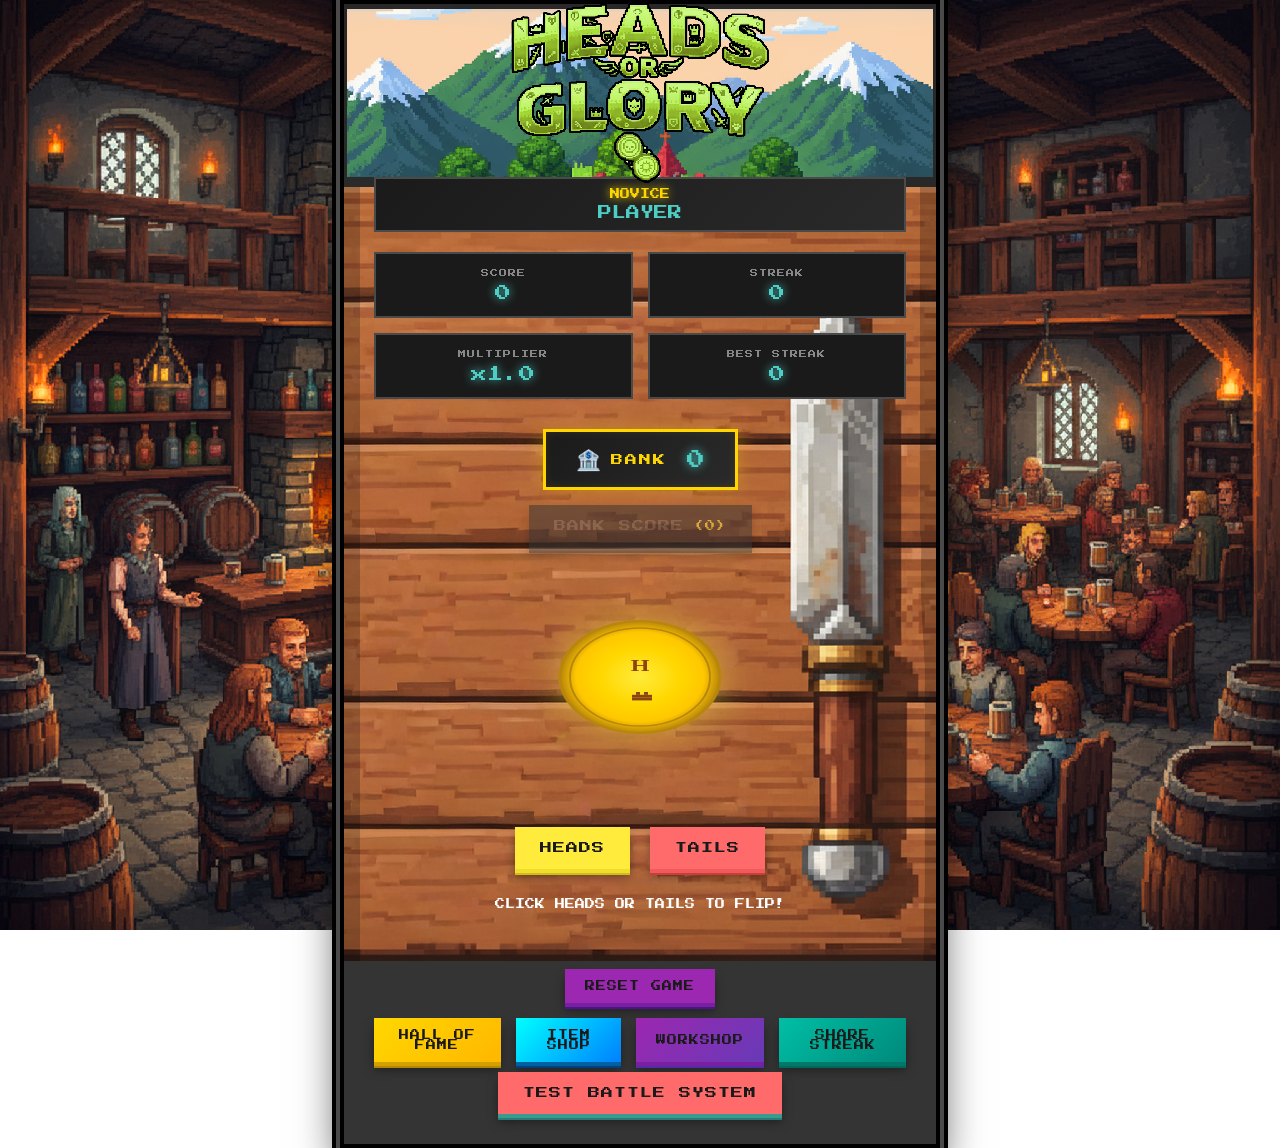
<file: index.html>
<!DOCTYPE html>
<html lang="en">
<head>
    <meta charset="UTF-8">
    <meta name="viewport" content="width=device-width, initial-scale=1.0">
    <title>Pixel Coin Flip Streak</title>
    <link rel="stylesheet" href="styles.css">
</head>
<body>
    <div class="game-container" id="gameContainer">
        <img src="tabel.png" alt="Table" class="table-image">
        <div class="title-section">
            <img src="village.png" alt="Village" class="village-image">
            <img src="title.png" alt="Coin Flip Streak" class="game-title">
        </div>
        
        <div class="player-info">
            <span class="player-title" id="playerTitle">NOVICE</span>
            <span class="player-name" id="playerName">PLAYER</span>
        </div>
        
        <div class="stats-container">
            <div class="stat-box">
                <span class="stat-label">SCORE</span>
                <span class="stat-value" id="score">0</span>
            </div>
            <div class="stat-box">
                <span class="stat-label">STREAK</span>
                <span class="stat-value" id="streak">0</span>
            </div>
            <div class="stat-box">
                <span class="stat-label">MULTIPLIER</span>
                <span class="stat-value" id="multiplier">x1.0</span>
            </div>
            <div class="stat-box">
                <span class="stat-label">BEST STREAK</span>
                <span class="stat-value" id="best-streak">0</span>
            </div>
        </div>
        
        <div class="bank-container">
            <div class="bank-display">
                <span class="bank-icon">🏦</span>
                <span class="bank-label">BANK</span>
                <span class="bank-value" id="bank">0</span>
            </div>
            <button class="pixel-btn bank-btn" id="bankBtn">
                <span class="btn-text">BANK SCORE</span>
                <span class="bank-amount" id="bankAmount">(0)</span>
            </button>
        </div>

        <div class="coin-container">
            <canvas id="coinCanvas" width="200" height="200"></canvas>
            <div class="coin-shadow"></div>
        </div>

        <div class="choice-container" id="choiceContainer">
            <button class="pixel-btn choice-btn" data-choice="heads">
                <span class="btn-text">HEADS</span>
            </button>
            <button class="pixel-btn choice-btn" data-choice="tails">
                <span class="btn-text">TAILS</span>
            </button>
        </div>

        <div class="message-container">
            <p id="message" class="message">CLICK HEADS OR TAILS TO FLIP!</p>
        </div>

        <div class="result-display" id="resultDisplay">
            <span id="resultText"></span>
        </div>

        <button class="pixel-btn reset-btn" id="resetBtn">RESET GAME</button>
        
        <div class="button-row">
            <button class="pixel-btn hall-btn" id="hallBtn">HALL OF FAME</button>
            <button class="pixel-btn shop-main-btn" id="shopBtn">ITEM SHOP</button>
            <button class="pixel-btn workshop-btn" id="workshopBtn">WORKSHOP</button>
            <button class="pixel-btn share-btn" id="shareBtn">SHARE STREAK</button>
        </div>
        
        <!-- Temporary test button -->
        <div class="button-row" style="margin-top: 10px;">
            <button class="pixel-btn" id="testBattleBtn" style="background: #ff6b6b;">TEST BATTLE SYSTEM</button>
        </div>
    </div>
    
    <!-- Streak Announcement Overlay -->
    <div class="streak-announcement" id="streakAnnouncement">
        <span id="announcementText"></span>
    </div>
    
    <!-- Hall of Fame Modal -->
    <div class="modal" id="hallOfFameModal">
        <div class="modal-content">
            <h2 class="modal-title">HALL OF FAME</h2>
            <div class="tabs">
                <button class="tab-btn active" data-tab="records">MY RECORDS</button>
                <button class="tab-btn" data-tab="achievements">ACHIEVEMENTS</button>
            </div>
            <div class="tab-content active" id="recordsTab">
                <div id="streakRecords"></div>
            </div>
            <div class="tab-content" id="achievementsTab">
                <div id="achievements"></div>
            </div>
            <button class="pixel-btn close-btn" id="closeModal">CLOSE</button>
        </div>
    </div>
    
    <!-- Item Shop Modal -->
    <div class="modal" id="shopModal">
        <div class="shop-content">
            <h2 class="shop-title">TACTICAL ITEM SHOP</h2>
            <div class="shop-header">
                <div class="shop-currency">
                    <span class="currency-label">BANK:</span>
                    <span class="currency-value" id="shopBank">0</span>
                </div>
                <div class="shop-status">
                    <span id="shopStatus">STREAK 5+ TO UNLOCK</span>
                </div>
            </div>
            
            <div class="inventory-section">
                <h3 class="inventory-title">YOUR ITEMS (MAX 4)</h3>
                <div class="inventory-slots" id="inventorySlots">
                    <div class="inventory-slot empty" data-slot="0">
                        <span class="slot-empty">EMPTY</span>
                    </div>
                    <div class="inventory-slot empty" data-slot="1">
                        <span class="slot-empty">EMPTY</span>
                    </div>
                    <div class="inventory-slot empty" data-slot="2">
                        <span class="slot-empty">EMPTY</span>
                    </div>
                    <div class="inventory-slot empty" data-slot="3">
                        <span class="slot-empty">EMPTY</span>
                    </div>
                </div>
            </div>
            
            <div class="shop-items" id="shopItems">
                <!-- Items will be dynamically generated -->
            </div>
            
            <button class="pixel-btn close-btn" id="closeShop">CLOSE</button>
        </div>
    </div>
    
    <!-- Active Items Display -->
    <div class="active-items" id="activeItems">
        <div class="items-container" id="itemsContainer"></div>
    </div>
    
    <!-- Shop Button (appears at streak milestones) -->
    <button class="pixel-btn shop-btn floating-shop" id="floatingShopBtn" style="display: none;">
        <span class="shop-icon">🛍️</span>
        <span class="shop-text">SHOP UNLOCKED!</span>
    </button>
    
    <!-- Battle Button (appears at battle milestones) -->
    <button class="pixel-btn battle-btn floating-battle" id="floatingBattleBtn" style="display: none;">
        <span class="battle-icon">⚔️</span>
        <span class="battle-text">BATTLE READY!</span>
    </button>
    
    <!-- Workshop Modal -->
    <div class="modal" id="workshopModal">
        <div class="workshop-content">
            <h2 class="workshop-title">COIN WORKSHOP</h2>
            <div class="workshop-header">
                <div class="workshop-currency">
                    <span class="currency-label">BANK:</span>
                    <span class="currency-value" id="workshopBank">0</span>
                </div>
                <div class="workshop-tier">
                    <span class="tier-label">TIER:</span>
                    <span class="tier-value" id="workshopTier">1</span>
                </div>
            </div>
            
            <div class="upgrade-categories">
                <div class="upgrade-tabs">
                    <button class="upgrade-tab active" data-category="basic">BASIC</button>
                    <button class="upgrade-tab" data-category="advanced">ADVANCED</button>
                    <button class="upgrade-tab" data-category="master">MASTER</button>
                </div>
                
                <div class="upgrades-list" id="upgradesList">
                    <!-- Upgrades will be dynamically generated -->
                </div>
            </div>
            
            <div class="upgrade-info">
                <div class="selected-upgrade" id="selectedUpgrade">
                    <h3>SELECT AN UPGRADE</h3>
                    <p>Choose an upgrade to see details</p>
                </div>
                <button class="pixel-btn purchase-upgrade-btn" id="purchaseUpgradeBtn" disabled>PURCHASE</button>
                <button class="pixel-btn refund-btn" id="refundBtn">REFUND MODE</button>
            </div>
            
            <div class="workshop-stats">
                <h3>CURRENT BONUSES</h3>
                <div class="bonus-list" id="bonusList"></div>
            </div>
            
            <button class="pixel-btn close-btn" id="closeWorkshop">CLOSE</button>
        </div>
    </div>
    
    <!-- Battle Mode Modal -->
    <div class="modal" id="battleModal">
        <div class="battle-content">
            <div class="battle-header">
                <h2 class="battle-title">COIN BATTLE ARENA</h2>
                <div class="battle-stats">
                    <span class="battle-wins">WINS: <span id="battleWins">0</span></span>
                    <span class="boss-defeats">BOSSES: <span id="bossDefeats">0</span></span>
                </div>
            </div>
            
            <!-- Skill Selection Phase -->
            <div class="skill-selection-section" id="skillSelectionSection">
                <div id="skillSelectionContainer">
                    <!-- Skills will be dynamically populated -->
                </div>
            </div>
            
            <!-- Opponent Selection -->
            <div class="opponent-section" id="opponentSection" style="display: none;">
                <div class="opponent-portrait">
                    <div class="portrait-frame">
                        <span class="opponent-avatar" id="opponentAvatar">👤</span>
                    </div>
                    <div class="opponent-info">
                        <h3 class="opponent-name" id="opponentName">OPPONENT</h3>
                        <p class="opponent-desc" id="opponentDesc">Description</p>
                    </div>
                </div>
                
                <div class="vs-divider">VS</div>
                
                <div class="player-portrait">
                    <div class="portrait-frame">
                        <span class="player-avatar">🎮</span>
                    </div>
                    <div class="player-info">
                        <h3 class="player-battle-name" id="playerBattleName">PLAYER</h3>
                        <p class="player-battle-title" id="playerBattleTitle">TITLE</p>
                        <div class="player-skills" id="playerSkills">
                            <!-- Selected skills will be shown here -->
                        </div>
                    </div>
                </div>
                
                <!-- Static start battle button -->
                <div class="start-battle-container">
                    <button class="pixel-btn start-battle-btn" id="finalStartBattleBtn" style="display: none;">START COIN BATTLE!</button>
                </div>
            </div>
            
            <!-- Battle Phase -->
            <div class="battle-phase" id="battlePhase" style="display: none;">
                <div class="battle-arena">
                    <div class="battle-participant player-side">
                        <div class="participant-info">
                            <span class="participant-icon">🎮</span>
                            <span class="participant-name">PLAYER</span>
                        </div>
                        <div class="participant-skills" id="playerBattleSkills">
                            <!-- Player skills displayed here -->
                        </div>
                        <div class="participant-streak">
                            <span class="streak-label">STREAK</span>
                            <span class="streak-value" id="playerBattleStreak">0</span>
                        </div>
                    </div>
                    
                    <div class="battle-center">
                        <div class="vs-symbol">VS</div>
                        <canvas id="battleCoinCanvas" width="120" height="120"></canvas>
                        <div class="battle-controls" id="battleControls">
                            <button class="pixel-btn battle-choice" data-choice="heads">HEADS</button>
                            <button class="pixel-btn battle-choice" data-choice="tails">TAILS</button>
                        </div>
                    </div>
                    
                    <div class="battle-participant opponent-side">
                        <div class="participant-info">
                            <span class="participant-icon" id="opponentBattleAvatar">👤</span>
                            <span class="participant-name" id="opponentBattleName">OPPONENT</span>
                        </div>
                        <div class="participant-effects" id="opponentBattleEffects">
                            <!-- Opponent effects displayed here -->
                        </div>
                        <div class="participant-streak">
                            <span class="streak-label">STREAK</span>
                            <span class="streak-value" id="opponentBattleStreak">0</span>
                        </div>
                    </div>
                </div>
                
                <div class="battle-message" id="battleMessage">MAKE YOUR CHOICE!</div>
            </div>
            
            <!-- Battle Result -->
            <div class="battle-result" id="battleResult" style="display: none;">
                <h3 class="result-title" id="battleResultTitle">VICTORY!</h3>
                <div class="result-rewards" id="battleRewards"></div>
                <button class="pixel-btn close-battle-btn" id="closeBattleBtn">CONTINUE</button>
            </div>
            
            <button class="pixel-btn skip-battle-btn" id="skipBattleBtn">SKIP BATTLE</button>
        </div>
    </div>
    
    <!-- Fire Mode Overlay -->
    <div class="fire-mode-overlay" id="fireModeOverlay"></div>
    
    <!-- Epic Celebration Overlay -->
    <div class="celebration-overlay" id="celebrationOverlay">
        <canvas id="fireworksCanvas"></canvas>
        <div class="celebration-text" id="celebrationText"></div>
    </div>
    
    <!-- Epic Fail Overlay -->
    <div class="epic-fail-overlay" id="epicFailOverlay">
        <div class="fail-container">
            <div class="fail-text" id="failText">RIP</div>
            <div class="fail-streak" id="failStreak">STREAK 0</div>
            <div class="fail-message" id="failMessage"></div>
        </div>
    </div>
    
    <!-- Sound Effects (using data URIs for simple beeps) -->
    <audio id="celebrationSound" preload="auto">
        <source src="[data-uri]" type="audio/wav">
    </audio>
    
    <audio id="failSound" preload="auto">
        <source src="[data-uri]" type="audio/wav">
    </audio>

    <script src="game.js"></script>
    <script src="battle-system.js"></script>
    <script src="upgrade-system.js"></script>
    <script src="random-events.js"></script>
</body>
</html>
</file>
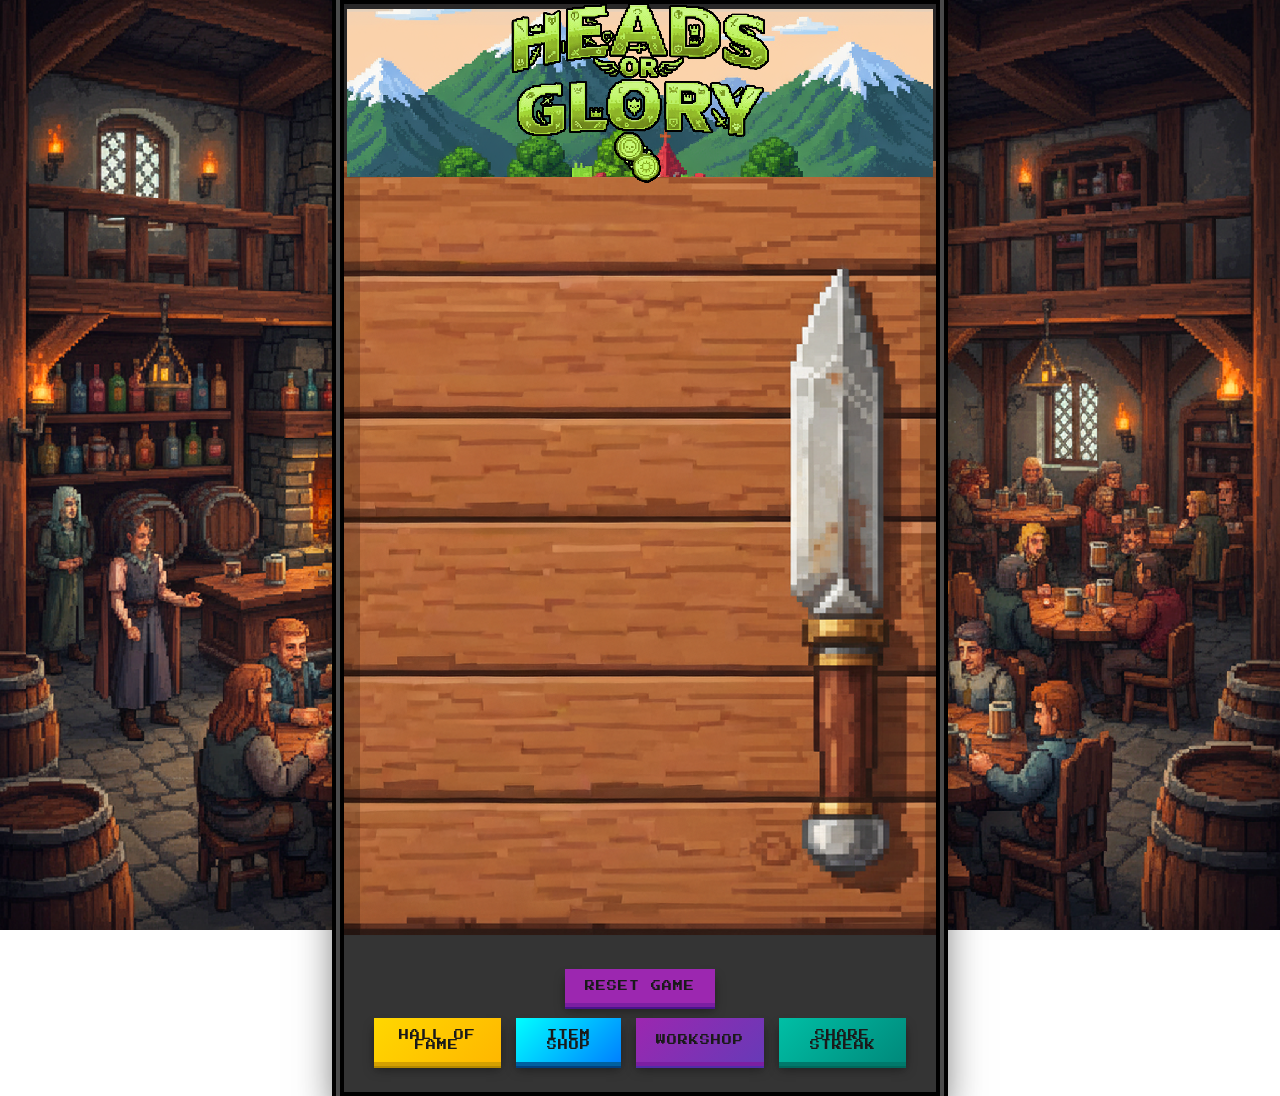
<file: backup_20251019_085846/index.html>
<!DOCTYPE html>
<html lang="en">
<head>
    <meta charset="UTF-8">
    <meta name="viewport" content="width=device-width, initial-scale=1.0">
    <title>Pixel Coin Flip Streak</title>
    <link rel="stylesheet" href="styles.css">
</head>
<body>
    <div class="game-container" id="gameContainer">
        <img src="tabel.png" alt="Table" class="table-image">
        <div class="title-section">
            <img src="village.png" alt="Village" class="village-image">
            <img src="title.png" alt="Coin Flip Streak" class="game-title">
        </div>
        
        <div class="player-info">
            <span class="player-title" id="playerTitle">NOVICE</span>
            <span class="player-name" id="playerName">PLAYER</span>
        </div>
        
        <div class="stats-container">
            <div class="stat-box">
                <span class="stat-label">SCORE</span>
                <span class="stat-value" id="score">0</span>
            </div>
            <div class="stat-box">
                <span class="stat-label">STREAK</span>
                <span class="stat-value" id="streak">0</span>
            </div>
            <div class="stat-box">
                <span class="stat-label">MULTIPLIER</span>
                <span class="stat-value" id="multiplier">x1.0</span>
            </div>
            <div class="stat-box">
                <span class="stat-label">BEST STREAK</span>
                <span class="stat-value" id="best-streak">0</span>
            </div>
        </div>
        
        <div class="bank-container">
            <div class="bank-display">
                <span class="bank-icon">🏦</span>
                <span class="bank-label">BANK</span>
                <span class="bank-value" id="bank">0</span>
            </div>
            <button class="pixel-btn bank-btn" id="bankBtn">
                <span class="btn-text">BANK SCORE</span>
                <span class="bank-amount" id="bankAmount">(0)</span>
            </button>
        </div>

        <div class="coin-container">
            <canvas id="coinCanvas" width="200" height="200"></canvas>
            <div class="coin-shadow"></div>
        </div>

        <div class="choice-container" id="choiceContainer">
            <button class="pixel-btn choice-btn" data-choice="heads">
                <span class="btn-text">HEADS</span>
            </button>
            <button class="pixel-btn choice-btn" data-choice="tails">
                <span class="btn-text">TAILS</span>
            </button>
        </div>

        <div class="message-container">
            <p id="message" class="message">CLICK HEADS OR TAILS TO FLIP!</p>
        </div>

        <div class="result-display" id="resultDisplay">
            <span id="resultText"></span>
        </div>

        <button class="pixel-btn reset-btn" id="resetBtn">RESET GAME</button>
        
        <div class="button-row">
            <button class="pixel-btn hall-btn" id="hallBtn">HALL OF FAME</button>
            <button class="pixel-btn shop-main-btn" id="shopBtn">ITEM SHOP</button>
            <button class="pixel-btn workshop-btn" id="workshopBtn">WORKSHOP</button>
            <button class="pixel-btn share-btn" id="shareBtn">SHARE STREAK</button>
        </div>
    </div>
    
    <!-- Streak Announcement Overlay -->
    <div class="streak-announcement" id="streakAnnouncement">
        <span id="announcementText"></span>
    </div>
    
    <!-- Hall of Fame Modal -->
    <div class="modal" id="hallOfFameModal">
        <div class="modal-content">
            <h2 class="modal-title">HALL OF FAME</h2>
            <div class="tabs">
                <button class="tab-btn active" data-tab="records">MY RECORDS</button>
                <button class="tab-btn" data-tab="achievements">ACHIEVEMENTS</button>
            </div>
            <div class="tab-content active" id="recordsTab">
                <div id="streakRecords"></div>
            </div>
            <div class="tab-content" id="achievementsTab">
                <div id="achievements"></div>
            </div>
            <button class="pixel-btn close-btn" id="closeModal">CLOSE</button>
        </div>
    </div>
    
    <!-- Item Shop Modal -->
    <div class="modal" id="shopModal">
        <div class="shop-content">
            <h2 class="shop-title">TACTICAL ITEM SHOP</h2>
            <div class="shop-header">
                <div class="shop-currency">
                    <span class="currency-label">BANK:</span>
                    <span class="currency-value" id="shopBank">0</span>
                </div>
                <div class="shop-status">
                    <span id="shopStatus">STREAK 5+ TO UNLOCK</span>
                </div>
            </div>
            
            <div class="inventory-section">
                <h3 class="inventory-title">YOUR ITEMS (MAX 2)</h3>
                <div class="inventory-slots" id="inventorySlots">
                    <div class="inventory-slot empty" data-slot="0">
                        <span class="slot-empty">EMPTY</span>
                    </div>
                    <div class="inventory-slot empty" data-slot="1">
                        <span class="slot-empty">EMPTY</span>
                    </div>
                </div>
            </div>
            
            <div class="shop-items" id="shopItems">
                <!-- Items will be dynamically generated -->
            </div>
            
            <button class="pixel-btn close-btn" id="closeShop">CLOSE</button>
        </div>
    </div>
    
    <!-- Active Items Display -->
    <div class="active-items" id="activeItems">
        <div class="items-container" id="itemsContainer"></div>
    </div>
    
    <!-- Shop Button (appears at streak milestones) -->
    <button class="pixel-btn shop-btn floating-shop" id="floatingShopBtn" style="display: none;">
        <span class="shop-icon">🛍️</span>
        <span class="shop-text">SHOP UNLOCKED!</span>
    </button>
    
    <!-- Battle Button (appears at battle milestones) -->
    <button class="pixel-btn battle-btn floating-battle" id="floatingBattleBtn" style="display: none;">
        <span class="battle-icon">⚔️</span>
        <span class="battle-text">BATTLE READY!</span>
    </button>
    
    <!-- Workshop Modal -->
    <div class="modal" id="workshopModal">
        <div class="workshop-content">
            <h2 class="workshop-title">COIN WORKSHOP</h2>
            <div class="workshop-header">
                <div class="workshop-currency">
                    <span class="currency-label">BANK:</span>
                    <span class="currency-value" id="workshopBank">0</span>
                </div>
                <div class="workshop-tier">
                    <span class="tier-label">TIER:</span>
                    <span class="tier-value" id="workshopTier">1</span>
                </div>
            </div>
            
            <div class="upgrade-categories">
                <div class="upgrade-tabs">
                    <button class="upgrade-tab active" data-category="basic">BASIC</button>
                    <button class="upgrade-tab" data-category="advanced">ADVANCED</button>
                    <button class="upgrade-tab" data-category="master">MASTER</button>
                </div>
                
                <div class="upgrades-list" id="upgradesList">
                    <!-- Upgrades will be dynamically generated -->
                </div>
            </div>
            
            <div class="upgrade-info">
                <div class="selected-upgrade" id="selectedUpgrade">
                    <h3>SELECT AN UPGRADE</h3>
                    <p>Choose an upgrade to see details</p>
                </div>
                <button class="pixel-btn purchase-upgrade-btn" id="purchaseUpgradeBtn" disabled>PURCHASE</button>
                <button class="pixel-btn refund-btn" id="refundBtn">REFUND MODE</button>
            </div>
            
            <div class="workshop-stats">
                <h3>CURRENT BONUSES</h3>
                <div class="bonus-list" id="bonusList"></div>
            </div>
            
            <button class="pixel-btn close-btn" id="closeWorkshop">CLOSE</button>
        </div>
    </div>
    
    <!-- Battle Mode Modal -->
    <div class="modal" id="battleModal">
        <div class="battle-content">
            <div class="battle-header">
                <h2 class="battle-title">BATTLE MODE</h2>
                <div class="battle-stats">
                    <span class="battle-wins">WINS: <span id="battleWins">0</span></span>
                    <span class="boss-defeats">BOSSES: <span id="bossDefeats">0</span></span>
                </div>
            </div>
            
            <!-- Opponent Selection -->
            <div class="opponent-section" id="opponentSection">
                <div class="opponent-portrait">
                    <div class="portrait-frame">
                        <span class="opponent-avatar" id="opponentAvatar">👤</span>
                    </div>
                    <div class="opponent-info">
                        <h3 class="opponent-name" id="opponentName">OPPONENT</h3>
                        <p class="opponent-desc" id="opponentDesc">Description</p>
                    </div>
                </div>
                
                <div class="vs-divider">VS</div>
                
                <div class="player-portrait">
                    <div class="portrait-frame">
                        <span class="player-avatar">🎮</span>
                    </div>
                    <div class="player-info">
                        <h3 class="player-battle-name" id="playerBattleName">PLAYER</h3>
                        <p class="player-battle-title" id="playerBattleTitle">TITLE</p>
                    </div>
                </div>
            </div>
            
            <!-- Wager Phase -->
            <div class="wager-section" id="wagerSection">
                <h3 class="wager-title">PLACE YOUR WAGER</h3>
                <div class="wager-controls">
                    <input type="range" id="wagerSlider" min="10" max="100" value="50" step="10">
                    <div class="wager-display">
                        <span class="wager-amount" id="wagerAmount">50</span>
                        <span class="wager-currency">🪙</span>
                    </div>
                </div>
                <div class="pot-info">
                    <span>TOTAL POT: </span>
                    <span class="pot-amount" id="potAmount">100</span>
                </div>
                <button class="pixel-btn start-battle-btn" id="startBattleBtn">START BATTLE!</button>
            </div>
            
            <!-- Battle Phase -->
            <div class="battle-phase" id="battlePhase" style="display: none;">
                <div class="battle-scores">
                    <div class="battle-score player-score">
                        <span class="score-label">YOUR STREAK</span>
                        <span class="score-value" id="playerBattleStreak">0</span>
                    </div>
                    <div class="battle-score opponent-score">
                        <span class="score-label">OPPONENT STREAK</span>
                        <span class="score-value" id="opponentBattleStreak">0</span>
                    </div>
                </div>
                
                <canvas id="battleCoinCanvas" width="150" height="150"></canvas>
                
                <div class="battle-controls" id="battleControls">
                    <button class="pixel-btn battle-choice" data-choice="heads">HEADS</button>
                    <button class="pixel-btn battle-choice" data-choice="tails">TAILS</button>
                </div>
                
                <div class="battle-message" id="battleMessage">MAKE YOUR CHOICE!</div>
            </div>
            
            <!-- Battle Result -->
            <div class="battle-result" id="battleResult" style="display: none;">
                <h3 class="result-title" id="battleResultTitle">VICTORY!</h3>
                <div class="result-rewards" id="battleRewards"></div>
                <button class="pixel-btn close-battle-btn" id="closeBattleBtn">CONTINUE</button>
            </div>
            
            <button class="pixel-btn skip-battle-btn" id="skipBattleBtn">SKIP BATTLE</button>
        </div>
    </div>
    
    <!-- Fire Mode Overlay -->
    <div class="fire-mode-overlay" id="fireModeOverlay"></div>
    
    <!-- Epic Celebration Overlay -->
    <div class="celebration-overlay" id="celebrationOverlay">
        <canvas id="fireworksCanvas"></canvas>
        <div class="celebration-text" id="celebrationText"></div>
    </div>
    
    <!-- Epic Fail Overlay -->
    <div class="epic-fail-overlay" id="epicFailOverlay">
        <div class="fail-container">
            <div class="fail-text" id="failText">RIP</div>
            <div class="fail-streak" id="failStreak">STREAK 0</div>
            <div class="fail-message" id="failMessage"></div>
        </div>
    </div>
    
    <!-- Sound Effects (using data URIs for simple beeps) -->
    <audio id="celebrationSound" preload="auto">
        <source src="[data-uri]" type="audio/wav">
    </audio>
    
    <audio id="failSound" preload="auto">
        <source src="[data-uri]" type="audio/wav">
    </audio>

    <script src="game.js"></script>
    <script src="battle-system.js"></script>
    <script src="upgrade-system.js"></script>
    <script src="random-events.js"></script>
</body>
</html>
</file>
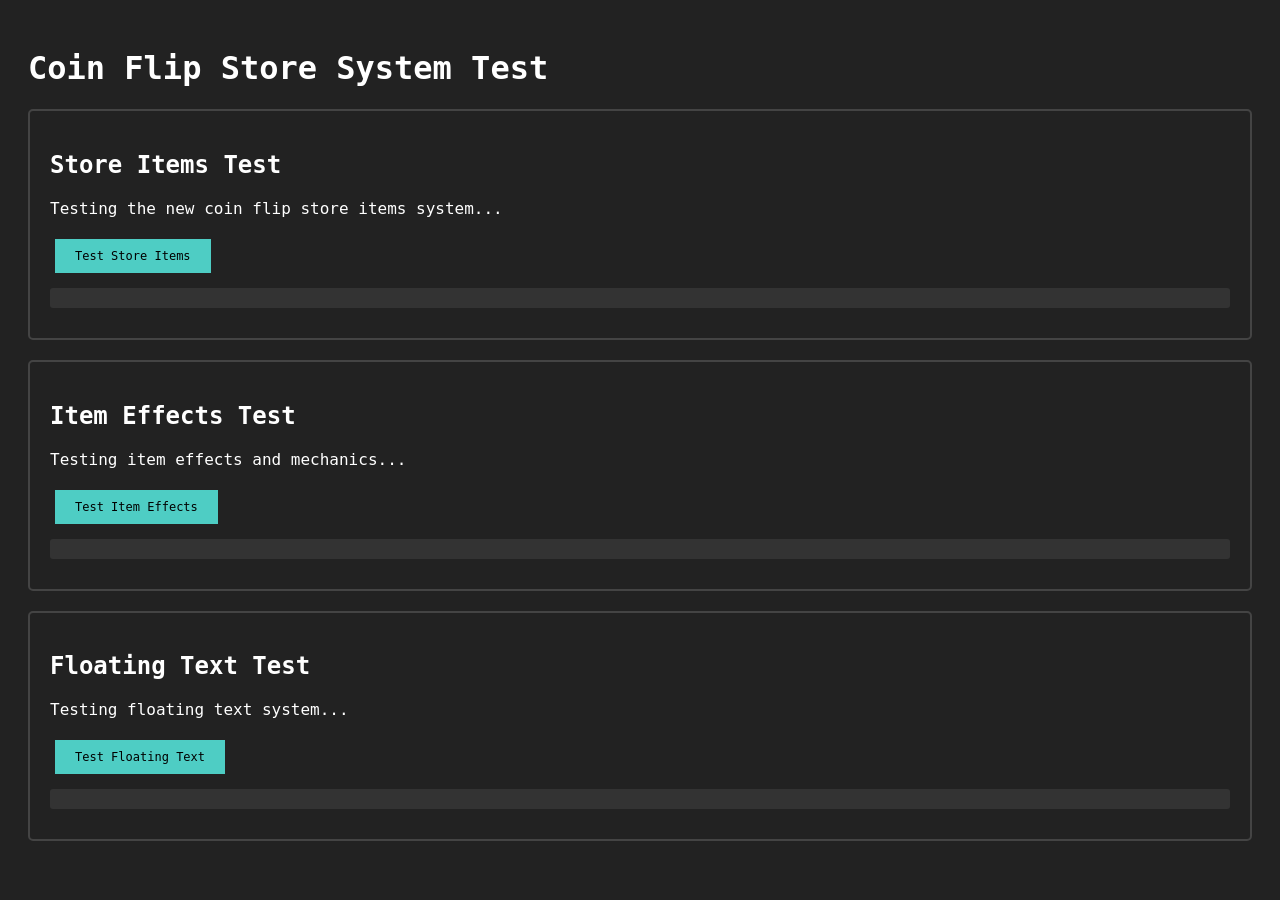
<file: test.html>
<!DOCTYPE html>
<html lang="en">
<head>
    <meta charset="UTF-8">
    <meta name="viewport" content="width=device-width, initial-scale=1.0">
    <title>Coin Flip Test</title>
    <style>
        body {
            font-family: 'Press Start 2P', monospace;
            background: #222;
            color: #fff;
            padding: 20px;
        }
        .test-section {
            margin: 20px 0;
            padding: 20px;
            border: 2px solid #444;
            border-radius: 5px;
        }
        .test-button {
            background: #4ecdc4;
            color: #000;
            border: none;
            padding: 10px 20px;
            margin: 5px;
            cursor: pointer;
            font-family: 'Press Start 2P', monospace;
            font-size: 12px;
        }
        .test-button:hover {
            background: #6ee5d8;
        }
        .result {
            margin: 10px 0;
            padding: 10px;
            background: #333;
            border-radius: 3px;
        }
    </style>
</head>
<body>
    <h1>Coin Flip Store System Test</h1>
    
    <div class="test-section">
        <h2>Store Items Test</h2>
        <p>Testing the new coin flip store items system...</p>
        <button class="test-button" onclick="testStoreItems()">Test Store Items</button>
        <div id="storeResult" class="result"></div>
    </div>
    
    <div class="test-section">
        <h2>Item Effects Test</h2>
        <p>Testing item effects and mechanics...</p>
        <button class="test-button" onclick="testItemEffects()">Test Item Effects</button>
        <div id="effectsResult" class="result"></div>
    </div>
    
    <div class="test-section">
        <h2>Floating Text Test</h2>
        <p>Testing floating text system...</p>
        <button class="test-button" onclick="testFloatingText()">Test Floating Text</button>
        <div id="floatingResult" class="result"></div>
    </div>

    <script>
        // Mock game object for testing
        const mockGame = {
            shopItems: [],
            activeEffects: {},
            floatingTexts: [],
            
            init() {
                this.shopItems = this.defineShopItems();
                console.log('Store items initialized:', this.shopItems.length);
            },
            
            defineShopItems() {
                return [
                    {
                        id: 'lucky_coin',
                        name: 'Lucky Coin',
                        icon: '🪙',
                        description: '+10% chance for coin to land on Heads',
                        effect: 'Coin flip enhancement',
                        price: 200,
                        rarity: 'common',
                        category: 'Basic',
                        type: 'consumable',
                        maxTier: 3,
                        tier: 1,
                        values: { heads_chance: [0.10, 0.20, 0.30] },
                        flipCount: 25,
                        uses: 1,
                        apply: () => {
                            console.log('Lucky Coin applied!');
                            this.showFloatingText('✨ Lucky Coin Active!');
                        }
                    },
                    {
                        id: 'double_toss',
                        name: 'Double Toss',
                        icon: '🎲',
                        description: 'Flips multiple coins - any Head = win',
                        effect: 'Multi-coin flip',
                        price: 350,
                        rarity: 'uncommon',
                        category: 'Basic',
                        type: 'consumable',
                        maxTier: 3,
                        tier: 1,
                        values: { coin_count: [2, 3, 4] },
                        flipCount: 10,
                        uses: 1,
                        apply: () => {
                            console.log('Double Toss applied!');
                            this.showFloatingText('✨ Multi Flip Active!');
                        }
                    }
                ];
            },
            
            showFloatingText(text) {
                const textElement = document.createElement('div');
                textElement.textContent = text;
                textElement.style.position = 'fixed';
                textElement.style.left = '50%';
                textElement.style.top = '50%';
                textElement.style.fontFamily = '"Press Start 2P", monospace';
                textElement.style.fontSize = '16px';
                textElement.style.color = '#ffffff';
                textElement.style.pointerEvents = 'none';
                textElement.style.zIndex = '1000';
                textElement.style.textShadow = '2px 2px 0px #000000';
                textElement.style.transform = 'translate(-50%, -50%)';
                textElement.style.animation = 'floatUp 2s ease-out forwards';
                
                document.body.appendChild(textElement);
                
                setTimeout(() => {
                    if (textElement.parentNode) {
                        textElement.parentNode.removeChild(textElement);
                    }
                }, 2000);
            }
        };
        
        function testStoreItems() {
            mockGame.init();
            const result = document.getElementById('storeResult');
            result.innerHTML = `
                <h3>Store Items Loaded:</h3>
                <p>Total items: ${mockGame.shopItems.length}</p>
                <ul>
                    ${mockGame.shopItems.map(item => `<li>${item.icon} ${item.name} - ${item.description}</li>`).join('')}
                </ul>
            `;
        }
        
        function testItemEffects() {
            const result = document.getElementById('effectsResult');
            result.innerHTML = '<h3>Testing Item Effects...</h3>';
            
            // Test Lucky Coin
            const luckyCoin = mockGame.shopItems.find(item => item.id === 'lucky_coin');
            if (luckyCoin) {
                luckyCoin.apply();
                result.innerHTML += '<p>✅ Lucky Coin effect applied successfully</p>';
            }
            
            // Test Double Toss
            const doubleToss = mockGame.shopItems.find(item => item.id === 'double_toss');
            if (doubleToss) {
                doubleToss.apply();
                result.innerHTML += '<p>✅ Double Toss effect applied successfully</p>';
            }
        }
        
        function testFloatingText() {
            const result = document.getElementById('floatingResult');
            result.innerHTML = '<h3>Testing Floating Text...</h3>';
            
            mockGame.showFloatingText('✨ Test Floating Text!');
            result.innerHTML += '<p>✅ Floating text displayed (check center of screen)</p>';
        }
        
        // Initialize on load
        window.addEventListener('load', () => {
            mockGame.init();
        });
    </script>
    
    <style>
        @keyframes floatUp {
            0% {
                opacity: 1;
                transform: translate(-50%, -50%) translateY(0);
            }
            100% {
                opacity: 0;
                transform: translate(-50%, -50%) translateY(-100px);
            }
        }
    </style>
</body>
</html>
</file>
<file: styles.css>
@import url('https://fonts.googleapis.com/css2?family=Press+Start+2P&display=swap');

* {
    margin: 0;
    padding: 0;
    box-sizing: border-box;
}

body {
    font-family: 'Press Start 2P', monospace;
    background: url('tavern image.png') center center / cover no-repeat fixed;
    min-height: 100vh;
    display: flex;
    justify-content: center;
    align-items: center;
    image-rendering: pixelated;
    image-rendering: -moz-crisp-edges;
    image-rendering: crisp-edges;
}

.game-container {
    background: rgba(42, 42, 42, 0.95);
    backdrop-filter: blur(5px);
    border: 4px solid #000;
    border-radius: 0;
    padding: 30px;
    box-shadow: 
        0 0 0 4px #4a4a4a,
        0 0 0 8px #000,
        0 20px 40px rgba(0, 0, 0, 0.7);
    max-width: 600px;
    width: 90%;
    text-align: center;
    position: relative;
    z-index: 10;
}

.table-image {
    position: absolute;
    top: 0;
    left: 0;
    width: 100%;
    height: 100%;
    object-fit: contain;
    object-position: center;
    z-index: -1;
    image-rendering: pixelated;
    image-rendering: -moz-crisp-edges;
    image-rendering: crisp-edges;
}

.title-section {
    position: relative;
    width: 100%;
    margin-bottom: 0;
}

.village-image {
    width: 110%;
    height: auto;
    max-height: 168px;
    display: block;
    margin: -25px 0 0 -5%;
    image-rendering: pixelated;
    image-rendering: -moz-crisp-edges;
    image-rendering: crisp-edges;
    object-fit: cover;
    object-position: center top;
    z-index: 2;
    position: relative;
}

.game-title {
    position: absolute;
    top: 50%;
    left: 50%;
    transform: translate(-50%, -50%);
    max-width: 49%;
    height: auto;
    margin: 0;
    display: block;
    image-rendering: pixelated;
    image-rendering: -moz-crisp-edges;
    image-rendering: crisp-edges;
    z-index: 3;
}

@keyframes pulse {
    0%, 100% { transform: scale(1); }
    50% { transform: scale(1.05); }
}

.stats-container {
    display: grid;
    grid-template-columns: repeat(2, 1fr);
    gap: 15px;
    margin-bottom: 30px;
    position: relative;
    z-index: 15;
}

.stat-box {
    background: #1a1a1a;
    border: 2px solid #4a4a4a;
    padding: 15px;
    display: flex;
    flex-direction: column;
    gap: 8px;
}

.stat-label {
    color: #888;
    font-size: 8px;
    letter-spacing: 1px;
}

.stat-value {
    color: #4ecdc4;
    font-size: 16px;
    text-shadow: 0 0 10px #4ecdc4;
}

.bank-container {
    margin: 20px 0;
    display: flex;
    flex-direction: column;
    gap: 15px;
    align-items: center;
}

.bank-display {
    background: linear-gradient(135deg, #1a1a1a, #2a2a2a);
    border: 3px solid #ffd700;
    padding: 15px 30px;
    display: flex;
    align-items: center;
    gap: 10px;
    box-shadow: 
        0 0 20px rgba(255, 215, 0, 0.3),
        inset 0 0 10px rgba(255, 215, 0, 0.1);
}

.bank-icon {
    font-size: 20px;
}

.bank-label {
    color: #ffd700;
    font-size: 12px;
    letter-spacing: 2px;
}

.bank-value {
    color: #4ecdc4;
    font-size: 18px;
    text-shadow: 0 0 10px #4ecdc4;
    margin-left: 10px;
}

.bank-btn {
    background: linear-gradient(135deg, #4caf50, #45a049);
    display: flex;
    align-items: center;
    gap: 10px;
    box-shadow: 
        0 4px 0 #388e3c,
        0 6px 0 #2e7d32,
        0 8px 10px rgba(0, 0, 0, 0.4);
}

.bank-btn:hover:not(:disabled) {
    box-shadow: 
        0 2px 0 #388e3c,
        0 4px 0 #2e7d32,
        0 6px 10px rgba(0, 0, 0, 0.4);
}

.bank-btn:disabled {
    background: linear-gradient(135deg, #666, #555);
    box-shadow: 
        0 4px 0 #444,
        0 6px 0 #333,
        0 8px 10px rgba(0, 0, 0, 0.4);
}

.bank-amount {
    color: #ffeb3b;
    font-size: 10px;
}

.bank-btn.banking {
    animation: bankPulse 0.6s;
}

@keyframes bankPulse {
    0% { transform: scale(1) translateY(0); }
    25% { transform: scale(1.1) translateY(2px); }
    50% { transform: scale(0.95) translateY(4px); }
    100% { transform: scale(1) translateY(4px); }
}

.coin-container {
    position: relative;
    margin: 30px auto;
    width: 200px;
    height: 220px;
    z-index: 20;
}

#coinCanvas {
    cursor: pointer;
    transition: transform 0.2s;
    filter: drop-shadow(0 0 20px rgba(255, 235, 59, 0.5));
    position: relative;
    z-index: 25;
}

#coinCanvas:hover:not(.flipping):not(.disabled) {
    transform: scale(1.1);
}

#coinCanvas.disabled {
    cursor: not-allowed;
    opacity: 0.5;
}

.coin-shadow {
    display: none; /* Shadow is now drawn dynamically in canvas */
}

.choice-container {
    display: flex;
    justify-content: center;
    gap: 20px;
    margin-bottom: 30px;
    transition: opacity 0.3s;
    position: relative;
    z-index: 20;
}

.choice-container.hidden {
    opacity: 0.3;
    pointer-events: none;
}

.pixel-btn {
    font-family: 'Press Start 2P', monospace;
    background: #4ecdc4;
    color: #1a1a1a;
    border: none;
    padding: 15px 25px;
    font-size: 12px;
    cursor: pointer;
    position: relative;
    transition: all 0.2s;
    text-transform: uppercase;
    letter-spacing: 1px;
    box-shadow: 
        0 4px 0 #3a9b93,
        0 6px 0 #2a7b73,
        0 8px 10px rgba(0, 0, 0, 0.4);
    z-index: 20;
}

.pixel-btn:hover:not(:disabled) {
    transform: translateY(2px);
    box-shadow: 
        0 2px 0 #3a9b93,
        0 4px 0 #2a7b73,
        0 6px 10px rgba(0, 0, 0, 0.4);
}

.pixel-btn:active:not(:disabled) {
    transform: translateY(4px);
    box-shadow: 
        0 0 0 #3a9b93,
        0 2px 0 #2a7b73,
        0 4px 10px rgba(0, 0, 0, 0.4);
}

.pixel-btn:disabled {
    opacity: 0.5;
    cursor: not-allowed;
    background: #333;
    color: #666;
}

.choice-btn[data-choice="heads"] {
    background: #ffeb3b;
    box-shadow: 
        0 4px 0 #f0dc2b,
        0 6px 0 #d0bc1b,
        0 8px 10px rgba(0, 0, 0, 0.4);
}

.choice-btn[data-choice="heads"]:hover:not(:disabled) {
    box-shadow: 
        0 2px 0 #f0dc2b,
        0 4px 0 #d0bc1b,
        0 6px 10px rgba(0, 0, 0, 0.4);
}

.choice-btn[data-choice="tails"] {
    background: #ff6b6b;
    box-shadow: 
        0 4px 0 #ef5b5b,
        0 6px 0 #cf3b3b,
        0 8px 10px rgba(0, 0, 0, 0.4);
}

.choice-btn[data-choice="tails"]:hover:not(:disabled) {
    box-shadow: 
        0 2px 0 #ef5b5b,
        0 4px 0 #cf3b3b,
        0 6px 10px rgba(0, 0, 0, 0.4);
}

.choice-btn.selected {
    animation: blink 0.5s infinite;
}

@keyframes blink {
    0%, 100% { opacity: 1; }
    50% { opacity: 0.6; }
}

.message-container {
    margin: 20px 0;
    min-height: 30px;
}

.message {
    color: #fff;
    font-size: 10px;
    animation: fadeIn 0.5s;
}

@keyframes fadeIn {
    from { opacity: 0; transform: translateY(-10px); }
    to { opacity: 1; transform: translateY(0); }
}

.result-display {
    position: fixed;
    top: 50%;
    left: 50%;
    transform: translate(-50%, -50%) scale(0);
    background: rgba(0, 0, 0, 0.95);
    padding: 30px;
    border: 4px solid #ffeb3b;
    z-index: 1000;
    transition: transform 0.3s;
}

.result-display.show {
    transform: translate(-50%, -50%) scale(1);
}

.result-display.win {
    border-color: #4ecdc4;
}

.result-display.lose {
    border-color: #ff6b6b;
}

#resultText {
    font-size: 24px;
    color: #fff;
    text-shadow: 2px 2px 0 #000;
}

.reset-btn {
    margin-top: 20px;
    background: #9c27b0;
    font-size: 10px;
    padding: 12px 20px;
    box-shadow: 
        0 4px 0 #7b1fa2,
        0 6px 0 #4a148c,
        0 8px 10px rgba(0, 0, 0, 0.4);
}

.reset-btn:hover:not(:disabled) {
    box-shadow: 
        0 2px 0 #7b1fa2,
        0 4px 0 #4a148c,
        0 6px 10px rgba(0, 0, 0, 0.4);
}

.player-info {
    text-align: center;
    margin-bottom: 20px;
    padding: 10px;
    background: linear-gradient(135deg, #1a1a1a, #2a2a2a);
    border: 2px solid #4a4a4a;
}

.player-title {
    display: block;
    font-size: 10px;
    color: #ffd700;
    margin-bottom: 5px;
    text-shadow: 0 0 10px currentColor;
    animation: none;
}

.player-title.legendary {
    background: linear-gradient(90deg, #ff0000, #ff7f00, #ffff00, #00ff00, #0000ff, #8b00ff);
    background-clip: text;
    -webkit-background-clip: text;
    -webkit-text-fill-color: transparent;
    animation: rainbowShift 3s linear infinite;
}

@keyframes rainbowShift {
    to { filter: hue-rotate(360deg); }
}

.player-name {
    font-size: 14px;
    color: #4ecdc4;
}

.button-row {
    display: flex;
    gap: 15px;
    justify-content: center;
    margin-top: 15px;
}

.hall-btn {
    background: linear-gradient(135deg, #ffd700, #ffb700);
    font-size: 10px;
    padding: 12px 20px;
    box-shadow: 
        0 4px 0 #d4a000,
        0 6px 0 #b48800,
        0 8px 10px rgba(0, 0, 0, 0.4);
}

.share-btn {
    background: linear-gradient(135deg, #00bfa5, #00897b);
    font-size: 10px;
    padding: 12px 20px;
    box-shadow: 
        0 4px 0 #00796b,
        0 6px 0 #00695c,
        0 8px 10px rgba(0, 0, 0, 0.4);
}

/* Streak Announcement */
.streak-announcement {
    position: fixed;
    top: 20%;
    left: 50%;
    transform: translateX(-50%) scale(0);
    z-index: 2000;
    background: #000;
    padding: 20px 40px;
    border: 4px solid #ffd700;
    box-shadow: 0 0 50px rgba(255, 215, 0, 0.5);
    transition: transform 0.3s;
}

.streak-announcement.show {
    transform: translateX(-50%) scale(1);
    animation: announceShake 0.5s;
}

@keyframes announceShake {
    0%, 100% { transform: translateX(-50%) scale(1) rotate(0deg); }
    25% { transform: translateX(-48%) scale(1.1) rotate(-2deg); }
    75% { transform: translateX(-52%) scale(1.1) rotate(2deg); }
}

#announcementText {
    font-size: 24px;
    color: #ffd700;
    text-shadow: 
        2px 2px 0 #ff6b6b,
        4px 4px 0 #4ecdc4,
        6px 6px 10px #000;
}

/* Modal Styles */
.modal {
    display: none;
    position: fixed;
    top: 0;
    left: 0;
    width: 100vw;
    height: 100vh;
    background: rgba(0, 0, 0, 0.9);
    z-index: 3000;
    animation: fadeIn 0.3s;
    overflow: hidden;
}

.modal.show {
    display: flex;
    justify-content: center;
    align-items: center;
    overflow: hidden;
}

.modal-content {
    background: #2a2a2a;
    border: 4px solid #ffd700;
    padding: 30px;
    max-width: 90vw;
    width: 100%;
    box-sizing: border-box;
    width: 90%;
    max-height: 80vh;
    overflow-y: auto;
    box-shadow: 0 0 50px rgba(255, 215, 0, 0.3);
}

.modal-title {
    color: #ffd700;
    font-size: 20px;
    margin-bottom: 20px;
    text-align: center;
    text-shadow: 2px 2px 0 #000;
}

.tabs {
    display: flex;
    gap: 10px;
    margin-bottom: 20px;
    justify-content: center;
}

.tab-btn {
    font-family: 'Press Start 2P', monospace;
    background: #3a3a3a;
    color: #888;
    border: 2px solid #4a4a4a;
    padding: 10px 20px;
    font-size: 10px;
    cursor: pointer;
    transition: all 0.2s;
}

.tab-btn.active {
    background: #4ecdc4;
    color: #1a1a1a;
    border-color: #4ecdc4;
}

.tab-content {
    display: none;
    color: #fff;
}

.tab-content.active {
    display: block;
}

.record-item {
    background: #1a1a1a;
    border: 2px solid #4a4a4a;
    padding: 15px;
    margin-bottom: 10px;
    display: flex;
    justify-content: space-between;
    align-items: center;
}

.record-streak {
    font-size: 18px;
    color: #ffd700;
    text-shadow: 0 0 10px currentColor;
}

.record-date {
    font-size: 8px;
    color: #888;
}

.record-score {
    font-size: 12px;
    color: #4ecdc4;
}

.achievement-item {
    background: #1a1a1a;
    border: 2px solid #4a4a4a;
    padding: 15px;
    margin-bottom: 10px;
    opacity: 0.5;
}

.achievement-item.unlocked {
    opacity: 1;
    border-color: #ffd700;
    box-shadow: 0 0 20px rgba(255, 215, 0, 0.2);
}

.achievement-title {
    font-size: 12px;
    color: #ffd700;
    margin-bottom: 5px;
}

.achievement-desc {
    font-size: 8px;
    color: #888;
}

/* Fire Mode */
.fire-mode-overlay {
    position: fixed;
    top: 0;
    left: 0;
    width: 100%;
    height: 100%;
    pointer-events: none;
    z-index: 1500;
    opacity: 0;
    transition: opacity 0.5s;
}

.fire-mode-overlay.active {
    opacity: 1;
    background: radial-gradient(circle at center, transparent 40%, rgba(255, 100, 0, 0.2) 70%, rgba(255, 0, 0, 0.3) 100%);
    animation: fireFlicker 0.1s infinite;
}

@keyframes fireFlicker {
    0%, 100% { opacity: 0.9; }
    50% { opacity: 1; }
}

.game-container.fire-mode {
    animation: containerPulse 0.5s infinite;
}

@keyframes containerPulse {
    0%, 100% { transform: scale(1); }
    50% { transform: scale(1.02); }
}

/* Coin Effects */
.coin-glow-1 { filter: drop-shadow(0 0 30px #4ecdc4); }
.coin-glow-2 { filter: drop-shadow(0 0 40px #ffd700); }
.coin-glow-3 { filter: drop-shadow(0 0 50px #ff6b6b); animation: glowPulse 0.5s infinite; }

@keyframes glowPulse {
    0%, 100% { filter: drop-shadow(0 0 50px #ff6b6b); }
    50% { filter: drop-shadow(0 0 70px #ff0000); }
}

/* Epic Celebration Overlay */
.celebration-overlay {
    position: fixed;
    top: 0;
    left: 0;
    width: 100%;
    height: 100%;
    pointer-events: none;
    z-index: 4000;
    display: none;
}

.celebration-overlay.active {
    display: block;
    animation: celebrationFlash 0.5s ease-out;
}

@keyframes celebrationFlash {
    0% { background: rgba(255, 215, 0, 0.8); }
    100% { background: transparent; }
}

#fireworksCanvas {
    position: absolute;
    top: 0;
    left: 0;
    width: 100%;
    height: 100%;
}

.celebration-text {
    position: absolute;
    top: 30%;
    left: 50%;
    transform: translate(-50%, -50%);
    font-size: 48px;
    color: #ffd700;
    text-shadow: 
        4px 4px 0 #ff6b6b,
        8px 8px 0 #4ecdc4,
        12px 12px 20px #000;
    animation: epicZoom 1s ease-out;
    white-space: nowrap;
}

@keyframes epicZoom {
    0% { 
        transform: translate(-50%, -50%) scale(0) rotate(-180deg);
        opacity: 0;
    }
    50% { 
        transform: translate(-50%, -50%) scale(1.5) rotate(10deg);
    }
    100% { 
        transform: translate(-50%, -50%) scale(1) rotate(0deg);
        opacity: 1;
    }
}

/* Epic Fail Overlay */
.epic-fail-overlay {
    position: fixed;
    top: 0;
    left: 0;
    width: 100%;
    height: 100%;
    background: rgba(0, 0, 0, 0);
    z-index: 4000;
    display: none;
    pointer-events: none;
}

.epic-fail-overlay.active {
    display: flex;
    justify-content: center;
    align-items: center;
    animation: fadeToBlack 3s forwards;
}

@keyframes fadeToBlack {
    0% { background: rgba(0, 0, 0, 0); }
    30% { background: rgba(0, 0, 0, 0.9); }
    70% { background: rgba(0, 0, 0, 0.9); }
    100% { background: rgba(0, 0, 0, 0); }
}

.fail-container {
    text-align: center;
    animation: failDrop 3s ease-out;
}

@keyframes failDrop {
    0% { 
        transform: translateY(-100px) scale(0.5);
        opacity: 0;
    }
    30% {
        transform: translateY(0) scale(1.2);
        opacity: 1;
    }
    40% {
        transform: translateY(0) scale(1);
    }
    70% {
        transform: translateY(0) scale(1);
        opacity: 1;
    }
    100% {
        transform: translateY(50px) scale(0.8);
        opacity: 0;
    }
}

.fail-text {
    font-size: 72px;
    color: #ff0000;
    text-shadow: 
        0 0 20px #ff0000,
        4px 4px 0 #8b0000,
        8px 8px 40px #000;
    margin-bottom: 20px;
    animation: failPulse 0.5s ease-out;
}

@keyframes failPulse {
    0%, 100% { transform: scale(1); }
    50% { transform: scale(1.1); }
}

.fail-streak {
    font-size: 36px;
    color: #fff;
    text-shadow: 
        2px 2px 0 #ff0000,
        4px 4px 20px #000;
    margin-bottom: 10px;
}

.fail-message {
    font-size: 14px;
    color: #888;
    text-shadow: 2px 2px 10px #000;
}

/* Slow motion effect */
.slow-motion-flip {
    animation-duration: 3s !important;
}

/* Screen shake for epic fail */
@keyframes screenShake {
    0%, 100% { transform: translate(0, 0); }
    10% { transform: translate(-10px, -5px); }
    20% { transform: translate(10px, 5px); }
    30% { transform: translate(-5px, 10px); }
    40% { transform: translate(5px, -10px); }
    50% { transform: translate(-10px, 5px); }
    60% { transform: translate(10px, -5px); }
    70% { transform: translate(-5px, -10px); }
    80% { transform: translate(5px, 10px); }
    90% { transform: translate(-2px, -2px); }
}

.game-container.epic-fail-shake {
    animation: screenShake 0.5s;
}

/* Crowd effect */
.crowd-wave {
    position: fixed;
    bottom: 0;
    left: 0;
    right: 0;
    height: 100px;
    background: linear-gradient(transparent, rgba(255, 215, 0, 0.3));
    animation: crowdWave 1s ease-out;
    pointer-events: none;
}

@keyframes crowdWave {
    0% { transform: translateY(100px); opacity: 0; }
    50% { opacity: 1; }
    100% { transform: translateY(0); opacity: 0; }
}

/* Item Shop Styles */
.shop-content {
    background: #2a2a2a;
    border: 4px solid #00ffff;
    padding: 20px;
    max-width: 800px;
    width: 90%;
    max-height: 90vh;
    overflow-y: auto;
    box-shadow: 0 0 50px rgba(0, 255, 255, 0.3);
}

.shop-title {
    color: #00ffff;
    font-size: 20px;
    margin-bottom: 20px;
    text-align: center;
    text-shadow: 2px 2px 0 #000;
}

.shop-header {
    display: flex;
    justify-content: space-between;
    align-items: center;
    margin-bottom: 20px;
    padding: 10px;
    background: #1a1a1a;
    border: 2px solid #4a4a4a;
}

.shop-currency {
    display: flex;
    gap: 10px;
    align-items: center;
}

.currency-label {
    color: #ffd700;
    font-size: 12px;
}

.currency-value {
    color: #4ecdc4;
    font-size: 16px;
    text-shadow: 0 0 10px currentColor;
}

.shop-status {
    color: #ff6b6b;
    font-size: 10px;
}

.shop-main-btn {
    background: linear-gradient(135deg, #00ffff, #0080ff);
    font-size: 10px;
    padding: 12px 20px;
    box-shadow: 
        0 4px 0 #0060a0,
        0 6px 0 #004080,
        0 8px 10px rgba(0, 0, 0, 0.4);
}

/* Inventory Section */
.inventory-section {
    margin-bottom: 20px;
    padding: 15px;
    background: #1a1a1a;
    border: 2px solid #4a4a4a;
}

.inventory-title {
    color: #ffd700;
    font-size: 12px;
    margin-bottom: 10px;
}

.inventory-slots {
    display: grid;
    grid-template-columns: repeat(2, minmax(0, 1fr));
    gap: 10px;
}

.inventory-slot {
    flex: 1;
    padding: 15px;
    background: #2a2a2a;
    border: 2px solid #4a4a4a;
    text-align: center;
    min-height: 80px;
    display: flex;
    flex-direction: column;
    justify-content: center;
    align-items: center;
    cursor: pointer;
    transition: all 0.2s;
}

.inventory-slot:hover {
    border-color: #00ffff;
    transform: scale(1.05);
}

.inventory-slot.empty {
    opacity: 0.5;
}

.slot-empty {
    color: #666;
    font-size: 10px;
}

.item-in-slot {
    display: flex;
    flex-direction: column;
    align-items: center;
    gap: 5px;
}

.item-icon {
    font-size: 24px;
}

.item-name {
    color: #00ffff;
    font-size: 8px;
}

.item-uses {
    color: #ffd700;
    font-size: 8px;
}

.item-durability {
    color: #ffd700;
    font-size: 8px;
}

/* Shop Items Grid */
.shop-items {
    display: grid;
    grid-template-columns: repeat(auto-fill, minmax(180px, 1fr));
    gap: 15px;
    margin-bottom: 20px;
}

.shop-item {
    background: #1a1a1a;
    border: 2px solid #4a4a4a;
    padding: 15px;
    cursor: pointer;
    transition: all 0.2s;
    position: relative;
}

.shop-item:hover:not(.disabled) {
    border-color: #00ffff;
    transform: scale(1.05);
    box-shadow: 0 0 20px rgba(0, 255, 255, 0.3);
}

.shop-item.disabled {
    opacity: 0.5;
    cursor: not-allowed;
}

.shop-item.owned {
    border-color: #ffd700;
    box-shadow: 0 0 10px rgba(255, 215, 0, 0.2);
}

.item-header {
    display: flex;
    justify-content: space-between;
    align-items: center;
    margin-bottom: 10px;
}

.item-title {
    color: #00ffff;
    font-size: 10px;
}

.item-price {
    color: #ffd700;
    font-size: 10px;
    display: flex;
    align-items: center;
    gap: 5px;
}

.item-description {
    color: #aaa;
    font-size: 8px;
    margin-bottom: 5px;
    line-height: 1.4;
}

.item-effect {
    color: #4ecdc4;
    font-size: 8px;
    font-style: italic;
}

.item-rarity {
    position: absolute;
    top: 5px;
    right: 5px;
    font-size: 8px;
    padding: 2px 5px;
}

.rarity-common { color: #888; }
.rarity-rare { color: #00ffff; }
.rarity-epic { color: #ff00ff; }
.rarity-legendary { 
    background: linear-gradient(90deg, #ff0000, #ffff00, #00ff00, #00ffff, #ff00ff);
    background-clip: text;
    -webkit-background-clip: text;
    -webkit-text-fill-color: transparent;
}

/* Active Items Display */
.active-items {
    position: fixed;
    bottom: 20px;
    right: 20px;
    z-index: 100;
}

.items-container {
    display: flex;
    flex-direction: column;
    gap: 10px;
}

.active-item {
    background: #2a2a2a;
    border: 2px solid #00ffff;
    padding: 10px;
    display: flex;
    align-items: center;
    gap: 10px;
    box-shadow: 0 0 20px rgba(0, 255, 255, 0.3);
    animation: itemPulse 2s infinite;
}

@keyframes itemPulse {
    0%, 100% { transform: scale(1); }
    50% { transform: scale(1.05); }
}

.active-item-icon {
    font-size: 20px;
}

.active-item-info {
    display: flex;
    flex-direction: column;
}

.active-item-name {
    color: #00ffff;
    font-size: 10px;
}

.active-item-duration {
    color: #ffd700;
    font-size: 8px;
}

.use-item-btn {
    padding: 5px 10px;
    font-size: 8px;
    background: #4ecdc4;
    color: #1a1a1a;
    border: none;
    cursor: pointer;
    font-family: 'Press Start 2P', monospace;
}

/* Floating Shop Button */
.floating-shop {
    position: fixed;
    top: 50%;
    right: 20px;
    transform: translateY(-50%);
    z-index: 1000;
    background: linear-gradient(135deg, #00ffff, #ff00ff);
    animation: shopFloat 2s ease-in-out infinite;
}

@keyframes shopFloat {
    0%, 100% { transform: translateY(-50%) translateX(0); }
    50% { transform: translateY(-50%) translateX(-10px); }
}

.shop-icon {
    font-size: 20px;
    margin-right: 10px;
}

.shop-text {
    font-size: 10px;
}

/* Battle Mode Styles */
.battle-content {
    background: #2a2a2a;
    border: 4px solid #ff0000;
    padding: 20px;
    max-width: 900px;
    width: 90%;
    max-height: 85vh;
    overflow-y: auto;
    box-shadow: 0 0 50px rgba(255, 0, 0, 0.5);
    position: relative;
}

.battle-title {
    color: #ff0000;
    font-size: 24px;
    margin-bottom: 20px;
    text-align: center;
    text-shadow: 2px 2px 0 #000;
    animation: battlePulse 2s infinite;
}

@keyframes battlePulse {
    0%, 100% { transform: scale(1); color: #ff0000; }
    50% { transform: scale(1.05); color: #ff6b6b; }
}

.battle-header {
    text-align: center;
    margin-bottom: 20px;
}

.battle-stats {
    display: flex;
    justify-content: center;
    gap: 30px;
    margin-top: 10px;
}

.battle-wins, .boss-defeats {
    color: #ffd700;
    font-size: 12px;
}

/* Opponent Section */
.opponent-section {
    display: flex;
    justify-content: space-around;
    align-items: center;
    margin: 30px 0;
    padding: 20px;
    background: #1a1a1a;
    border: 2px solid #4a4a4a;
}

.opponent-portrait, .player-portrait {
    display: flex;
    flex-direction: column;
    align-items: center;
    gap: 15px;
}

.portrait-frame {
    width: 100px;
    height: 100px;
    border: 3px solid #ffd700;
    background: #2a2a2a;
    display: flex;
    align-items: center;
    justify-content: center;
    position: relative;
    overflow: hidden;
}

.opponent-avatar, .player-avatar {
    font-size: 48px;
}

.opponent-info, .player-info {
    text-align: center;
}

.opponent-name, .player-battle-name {
    color: #ffd700;
    font-size: 14px;
    margin-bottom: 5px;
}

.opponent-desc, .player-battle-title {
    color: #888;
    font-size: 8px;
}

.vs-divider {
    font-size: 36px;
    color: #ff0000;
    text-shadow: 0 0 20px #ff0000;
    animation: vsPulse 1s infinite;
}

@keyframes vsPulse {
    0%, 100% { transform: scale(1); }
    50% { transform: scale(1.2); }
}

/* Wager Section */
.wager-section {
    background: #1a1a1a;
    border: 2px solid #4a4a4a;
    padding: 20px;
    margin: 20px 0;
}

.wager-title {
    color: #ffd700;
    font-size: 14px;
    margin-bottom: 20px;
}

.wager-controls {
    display: flex;
    align-items: center;
    gap: 20px;
    margin-bottom: 15px;
}

#wagerSlider {
    flex: 1;
    -webkit-appearance: none;
    appearance: none;
    height: 10px;
    background: #4a4a4a;
    outline: none;
    border-radius: 5px;
}

#wagerSlider::-webkit-slider-thumb {
    -webkit-appearance: none;
    appearance: none;
    width: 20px;
    height: 20px;
    background: #ffd700;
    cursor: pointer;
    border: 2px solid #000;
    border-radius: 50%;
}

#wagerSlider::-moz-range-thumb {
    width: 20px;
    height: 20px;
    background: #ffd700;
    cursor: pointer;
    border: 2px solid #000;
    border-radius: 50%;
}

.wager-display {
    display: flex;
    align-items: center;
    gap: 10px;
    background: #2a2a2a;
    padding: 10px 20px;
    border: 2px solid #ffd700;
}

.wager-amount {
    color: #ffd700;
    font-size: 18px;
}

.pot-info {
    color: #4ecdc4;
    font-size: 14px;
    margin: 15px 0;
}

.pot-amount {
    color: #ffd700;
    font-size: 18px;
    text-shadow: 0 0 10px #ffd700;
}

/* Battle Phase */
.battle-phase {
    text-align: center;
    padding: 20px;
}

.battle-scores {
    display: flex;
    justify-content: space-around;
    margin-bottom: 30px;
}

.battle-score {
    background: #1a1a1a;
    border: 2px solid #4a4a4a;
    padding: 15px 30px;
}

.player-score {
    border-color: #4ecdc4;
    box-shadow: 0 0 20px rgba(78, 205, 196, 0.3);
}

.opponent-score {
    border-color: #ff6b6b;
    box-shadow: 0 0 20px rgba(255, 107, 107, 0.3);
}

.score-label {
    display: block;
    color: #888;
    font-size: 10px;
    margin-bottom: 10px;
}

.score-value {
    display: block;
    font-size: 24px;
    color: #ffd700;
    text-shadow: 0 0 10px currentColor;
}

#battleCoinCanvas {
    margin: 20px auto;
    display: block;
    filter: drop-shadow(0 0 30px rgba(255, 0, 0, 0.5));
}

.battle-controls {
    display: flex;
    justify-content: center;
    gap: 20px;
    margin: 20px 0;
}

.battle-choice {
    padding: 15px 30px;
    font-size: 14px;
}

.battle-message {
    color: #4ecdc4;
    font-size: 12px;
    margin-top: 20px;
    min-height: 30px;
}

/* Battle Result */
.battle-result {
    text-align: center;
    padding: 30px;
}

.result-title {
    font-size: 36px;
    margin-bottom: 20px;
    animation: resultZoom 1s ease-out;
}

@keyframes resultZoom {
    0% { transform: scale(0) rotate(-180deg); opacity: 0; }
    50% { transform: scale(1.2) rotate(10deg); }
    100% { transform: scale(1) rotate(0deg); opacity: 1; }
}

.result-title.victory {
    color: #4ecdc4;
    text-shadow: 0 0 20px #4ecdc4;
}

.result-title.defeat {
    color: #ff0000;
    text-shadow: 0 0 20px #ff0000;
}

.result-rewards {
    background: #1a1a1a;
    border: 2px solid #ffd700;
    padding: 20px;
    margin: 20px 0;
}

/* Floating Battle Button */
.floating-battle {
    position: fixed;
    top: 40%;
    right: 20px;
    transform: translateY(-50%);
    z-index: 1000;
    background: linear-gradient(135deg, #ff0000, #ff6b6b);
    animation: battleFloat 1.5s ease-in-out infinite;
}

@keyframes battleFloat {
    0%, 100% { transform: translateY(-50%) scale(1); }
    50% { transform: translateY(-50%) scale(1.1); }
}

.battle-icon {
    font-size: 20px;
    margin-right: 10px;
}

.battle-text {
    font-size: 10px;
}

/* Boss Battle Specific */
.boss-battle .battle-content {
    border-color: #ff00ff;
    box-shadow: 0 0 50px rgba(255, 0, 255, 0.5);
    animation: bossGlow 2s infinite;
}

@keyframes bossGlow {
    0%, 100% { box-shadow: 0 0 50px rgba(255, 0, 255, 0.5); }
    50% { box-shadow: 0 0 100px rgba(255, 0, 255, 0.8); }
}

.boss-portrait .portrait-frame {
    border-color: #ff00ff;
    background: linear-gradient(135deg, #2a2a2a, #4a4a4a);
}

/* Workshop Styles */
.workshop-btn {
    background: linear-gradient(135deg, #9c27b0, #673ab7);
    font-size: 10px;
    padding: 12px 20px;
    box-shadow: 
        0 4px 0 #7b1fa2,
        0 6px 0 #512da8,
        0 8px 10px rgba(0, 0, 0, 0.4);
}

.workshop-content {
    background: #2a2a2a;
    border: 4px solid #9c27b0;
    padding: 20px;
    max-width: 900px;
    width: 90%;
    max-height: 90vh;
    overflow-y: auto;
    box-shadow: 0 0 50px rgba(156, 39, 176, 0.5);
}

.workshop-title {
    color: #9c27b0;
    font-size: 20px;
    margin-bottom: 20px;
    text-align: center;
    text-shadow: 2px 2px 0 #000;
}

.workshop-header {
    display: flex;
    justify-content: space-between;
    margin-bottom: 20px;
    padding: 15px;
    background: #1a1a1a;
    border: 2px solid #4a4a4a;
}

.workshop-tier {
    display: flex;
    gap: 10px;
    align-items: center;
}

.tier-label {
    color: #9c27b0;
    font-size: 12px;
}

.tier-value {
    color: #ffd700;
    font-size: 16px;
    text-shadow: 0 0 10px currentColor;
}

/* Upgrade Categories */
.upgrade-tabs {
    display: flex;
    gap: 10px;
    margin-bottom: 20px;
    justify-content: center;
}

.upgrade-tab {
    font-family: 'Press Start 2P', monospace;
    background: #3a3a3a;
    color: #888;
    border: 2px solid #4a4a4a;
    padding: 10px 20px;
    font-size: 10px;
    cursor: pointer;
    transition: all 0.2s;
}

.upgrade-tab.active {
    background: #9c27b0;
    color: #fff;
    border-color: #9c27b0;
}

.upgrades-list {
    display: grid;
    grid-template-columns: repeat(auto-fill, minmax(250px, 1fr));
    gap: 15px;
    margin-bottom: 20px;
}

.upgrade-item {
    background: #1a1a1a;
    border: 2px solid #4a4a4a;
    padding: 15px;
    display: flex;
    gap: 15px;
    cursor: pointer;
    transition: all 0.2s;
}

.upgrade-item:hover:not(.disabled):not(.maxed) {
    border-color: #9c27b0;
    transform: scale(1.05);
}

.upgrade-item.disabled {
    opacity: 0.5;
    cursor: not-allowed;
}

.upgrade-item.maxed {
    border-color: #ffd700;
    background: linear-gradient(135deg, #1a1a1a, #2a2a2a);
}

.upgrade-icon {
    font-size: 32px;
}

.upgrade-details {
    flex: 1;
}

.upgrade-name {
    color: #9c27b0;
    font-size: 12px;
    margin-bottom: 5px;
}

.upgrade-level {
    color: #ffd700;
    font-size: 10px;
    margin-bottom: 5px;
}

.upgrade-effect {
    color: #4ecdc4;
    font-size: 8px;
}

.upgrade-cost {
    color: #ffd700;
    font-size: 12px;
    align-self: center;
}

/* Upgrade Info */
.upgrade-info {
    background: #1a1a1a;
    border: 2px solid #4a4a4a;
    padding: 20px;
    margin-bottom: 20px;
    text-align: center;
}

.selected-upgrade h3 {
    color: #9c27b0;
    font-size: 14px;
    margin-bottom: 10px;
}

.selected-upgrade p {
    color: #aaa;
    font-size: 10px;
    margin-bottom: 10px;
}

.selected-upgrade div {
    color: #4ecdc4;
    font-size: 10px;
    margin: 5px 0;
}

.purchase-upgrade-btn {
    margin-top: 15px;
    background: linear-gradient(135deg, #4caf50, #45a049);
    padding: 12px 24px;
}

.refund-btn {
    background: linear-gradient(135deg, #ff9800, #f57c00);
    padding: 10px 20px;
    font-size: 10px;
}

/* Workshop Stats */
.workshop-stats {
    background: #1a1a1a;
    border: 2px solid #4a4a4a;
    padding: 15px;
    margin-bottom: 20px;
}

.workshop-stats h3 {
    color: #9c27b0;
    font-size: 12px;
    margin-bottom: 10px;
}

.bonus-list {
    display: flex;
    flex-direction: column;
    gap: 5px;
}

.bonus-item {
    color: #4ecdc4;
    font-size: 10px;
    padding: 5px;
    background: #2a2a2a;
}

/* Upgrade Glow Effects */
.upgrade-glow-1 {
    box-shadow: 0 0 20px rgba(156, 39, 176, 0.3);
}

.upgrade-glow-2 {
    box-shadow: 0 0 30px rgba(156, 39, 176, 0.5);
    animation: upgradeGlow 2s infinite;
}

.upgrade-glow-3 {
    box-shadow: 0 0 40px rgba(156, 39, 176, 0.7);
    animation: upgradeGlow 1s infinite;
}

@keyframes upgradeGlow {
    0%, 100% { filter: brightness(1); }
    50% { filter: brightness(1.2); }
}

/* Random Events Styles */
.event-notification {
    position: fixed;
    top: 10%;
    right: -400px;
    background: #2a2a2a;
    border: 3px solid #ffd700;
    padding: 15px 20px;
    z-index: 5000;
    transition: right 0.5s;
    max-width: 300px;
    box-shadow: 0 0 30px rgba(0, 0, 0, 0.8);
}

.event-notification.show {
    right: 20px;
}

.event-icon {
    font-size: 24px;
    margin-bottom: 5px;
}

.event-name {
    color: #ffd700;
    font-size: 14px;
    margin-bottom: 5px;
    text-shadow: 2px 2px 0 #000;
}

.event-desc {
    color: #aaa;
    font-size: 10px;
}

/* Event type colors */
.event-mutation { border-color: #9c27b0; }
.event-reward { border-color: #4caf50; }
.event-risk { border-color: #ff5722; }
.event-skill { border-color: #00bcd4; }
.event-encounter { border-color: #ff9800; }
.event-cosmetic { border-color: #e91e63; }
.event-legendary { 
    border-color: #ffd700;
    background: linear-gradient(135deg, #2a2a2a, #4a4a4a);
    animation: legendaryPulse 2s infinite;
}

@keyframes legendaryPulse {
    0%, 100% { box-shadow: 0 0 30px rgba(255, 215, 0, 0.5); }
    50% { box-shadow: 0 0 50px rgba(255, 215, 0, 1); }
}

.event-result {
    position: fixed;
    top: 50%;
    left: 50%;
    transform: translate(-50%, -50%) scale(0);
    background: rgba(0, 0, 0, 0.95);
    border: 3px solid #ffd700;
    padding: 20px 40px;
    color: #ffd700;
    font-size: 16px;
    text-align: center;
    z-index: 5001;
    transition: transform 0.3s;
    text-shadow: 2px 2px 0 #000;
}

.event-result.show {
    transform: translate(-50%, -50%) scale(1);
}

/* Visual Effects */
.glitch-effect {
    animation: glitch 0.3s infinite;
}

@keyframes glitch {
    0%, 100% { transform: translate(0); filter: hue-rotate(0deg); }
    20% { transform: translate(-2px, 2px); filter: hue-rotate(90deg); }
    40% { transform: translate(-2px, -2px); filter: hue-rotate(180deg); }
    60% { transform: translate(2px, 2px); filter: hue-rotate(270deg); }
    80% { transform: translate(2px, -2px); filter: hue-rotate(360deg); }
}

.static-effect {
    position: relative;
}

.static-effect::before {
    content: '';
    position: absolute;
    top: 0;
    left: 0;
    right: 0;
    bottom: 0;
    background: repeating-linear-gradient(
        0deg,
        rgba(255, 255, 255, 0.03) 0px,
        transparent 1px,
        transparent 2px,
        rgba(255, 255, 255, 0.03) 3px
    );
    animation: staticNoise 0.2s infinite;
    pointer-events: none;
    z-index: 100;
}

@keyframes staticNoise {
    0%, 100% { opacity: 0.5; }
    50% { opacity: 1; }
}

.time-warp {
    animation: timeWarp 3s ease-out;
}

@keyframes timeWarp {
    0%, 100% { 
        filter: blur(0px) saturate(1);
        transform: scale(1);
    }
    50% { 
        filter: blur(2px) saturate(2);
        transform: scale(1.05);
    }
}

.eclipse-effect {
    position: relative;
}

.eclipse-effect::before {
    content: '';
    position: absolute;
    top: 0;
    left: 0;
    right: 0;
    bottom: 0;
    background: radial-gradient(circle at center, transparent 20%, rgba(0, 0, 0, 0.9) 60%);
    animation: eclipseMove 5s ease-in-out;
    pointer-events: none;
    z-index: 999;
}

@keyframes eclipseMove {
    0% { opacity: 0; }
    50% { opacity: 1; }
    100% { opacity: 0; }
}

/* Timing Bar Mini-game */
.timing-bar {
    position: fixed;
    bottom: 30%;
    left: 50%;
    transform: translateX(-50%);
    width: 300px;
    height: 40px;
    background: #1a1a1a;
    border: 3px solid #00bcd4;
    z-index: 1000;
    cursor: pointer;
}

.timing-track {
    position: relative;
    width: 100%;
    height: 100%;
}

.timing-marker {
    position: absolute;
    top: 0;
    left: 0;
    width: 4px;
    height: 100%;
    background: #ffd700;
}

.timing-target {
    position: absolute;
    top: 0;
    left: 45%;
    width: 10%;
    height: 100%;
    background: rgba(76, 175, 80, 0.3);
    border-left: 2px solid #4caf50;
    border-right: 2px solid #4caf50;
}

/* Decision Modal */
.decision-modal {
    position: fixed;
    top: 0;
    left: 0;
    right: 0;
    bottom: 0;
    background: rgba(0, 0, 0, 0.9);
    display: flex;
    justify-content: center;
    align-items: center;
    z-index: 6000;
    opacity: 0;
    transition: opacity 0.3s;
}

.decision-modal.show {
    opacity: 1;
}

.decision-content {
    background: #2a2a2a;
    border: 3px solid #ff5722;
    padding: 30px;
    text-align: center;
}

.decision-content h3 {
    color: #ff5722;
    font-size: 18px;
    margin-bottom: 15px;
}

.decision-content p {
    color: #aaa;
    font-size: 10px;
    margin-bottom: 10px;
}

.decision-content button {
    margin: 10px;
}

@media (max-width: 600px) {
    .village-image {
        width: 113%;
        margin: -23px 0 0 -6.5%;
        max-height: 116px;
    }
    
    .game-title {
        max-width: 43%;
    }
    
    .stats-container {
        grid-template-columns: 1fr;
    }
    
    .pixel-btn {
        font-size: 10px;
        padding: 12px 20px;
    }
    
    .button-row {
        flex-direction: column;
    }
    
    #announcementText {
        font-size: 16px;
    }
}

/* New Coin Battle System Styles */

/* Skill Selection Styles */
.skill-selection-section {
    padding: 20px;
}

.skill-selection-title {
    color: #4ecdc4;
    font-size: 14px;
    margin-bottom: 20px;
    text-align: center;
}

.skills-grid {
    display: grid;
    grid-template-columns: repeat(2, 1fr);
    gap: 15px;
    margin-bottom: 20px;
}

.skill-option {
    background: rgba(30, 30, 30, 0.9);
    border: 2px solid #666;
    padding: 15px;
    cursor: pointer;
    transition: all 0.3s ease;
}

.skill-option:hover {
    border-color: #4ecdc4;
    background: rgba(40, 40, 40, 0.9);
}

.skill-option.selected {
    border-color: #4ecdc4;
    background: rgba(78, 205, 196, 0.2);
}

.skill-name {
    color: #4ecdc4;
    font-size: 10px;
    margin-bottom: 8px;
}

.skill-description {
    color: #ccc;
    font-size: 8px;
    line-height: 1.3;
}

.selected-skills {
    margin: 20px 0;
    padding: 15px;
    background: rgba(20, 20, 20, 0.8);
    border: 2px solid #333;
}

.selected-skills h4 {
    color: #4ecdc4;
    font-size: 10px;
    margin-bottom: 10px;
}

.selected-skill {
    background: rgba(78, 205, 196, 0.3);
    padding: 8px;
    margin: 5px 0;
    border: 1px solid #4ecdc4;
}

.continue-btn {
    width: 100%;
    margin-top: 15px;
}

/* Battle Arena Layout */
.battle-arena {
    display: flex;
    justify-content: space-between;
    align-items: flex-start;
    padding: 20px;
    background: rgba(20, 20, 20, 0.8);
    border: 2px solid #333;
    margin-bottom: 15px;
    width: 100%;
    box-sizing: border-box;
}

.battle-participant {
    flex: 1 1 0;
    text-align: center;
    min-width: 0;
    max-width: calc(50% - 100px);
}

.participant-info {
    margin-bottom: 10px;
}

.participant-icon {
    font-size: 24px;
    display: block;
    margin-bottom: 5px;
}

.participant-name {
    color: #4ecdc4;
    font-size: 10px;
}

.participant-skills, .participant-effects {
    min-height: 60px;
    margin: 10px 0;
    padding: 8px;
    background: rgba(10, 10, 10, 0.5);
    border: 1px solid #444;
}

.participant-streak {
    margin-top: 10px;
}

.streak-label {
    color: #888;
    font-size: 8px;
    display: block;
}

.streak-value {
    color: #4ecdc4;
    font-size: 16px;
    font-weight: bold;
}

.battle-center {
    flex: 0 0 200px;
    text-align: center;
    display: flex;
    flex-direction: column;
    align-items: center;
    justify-content: center;
}

.vs-symbol {
    color: #ff6b6b;
    font-size: 18px;
    font-weight: bold;
    margin-bottom: 10px;
}

#battleCoinCanvas {
    margin: 10px 0;
    border: 2px solid #4ecdc4;
    background: radial-gradient(circle, rgba(78, 205, 196, 0.1) 0%, rgba(0, 0, 0, 0.3) 100%);
}

.battle-controls {
    margin-top: 15px;
}

.battle-choice {
    margin: 0 5px;
    padding: 10px 15px;
    font-size: 10px;
}

/* Player Skills Display in Battle */
.player-skill-item {
    background: rgba(78, 205, 196, 0.2);
    border: 1px solid #4ecdc4;
    padding: 5px;
    margin: 2px 0;
    font-size: 8px;
    color: #4ecdc4;
}

/* Opponent Effects Display */
.opponent-effect-item {
    background: rgba(255, 107, 107, 0.2);
    border: 1px solid #ff6b6b;
    padding: 5px;
    margin: 2px 0;
    font-size: 8px;
    color: #ff6b6b;
}

/* Boss Battle Styling */
.boss-battle .battle-title {
    color: #8B00FF;
    text-shadow: 0 0 10px #8B00FF;
}

.boss-battle .opponent-avatar {
    animation: bossGlow 2s infinite alternate;
}

@keyframes bossGlow {
    0% { text-shadow: 0 0 5px #8B00FF; }
    100% { text-shadow: 0 0 15px #8B00FF, 0 0 25px #8B00FF; }
}

.boss-special-rule {
    background: rgba(139, 0, 255, 0.2);
    border: 2px solid #8B00FF;
    padding: 10px;
    margin: 15px 0;
    color: #8B00FF;
    font-size: 8px;
    line-height: 1.3;
}

/* Streak Comparison */
.streak-comparison {
    margin-top: 20px;
    padding: 15px;
    background: rgba(20, 20, 20, 0.8);
    border: 2px solid #333;
}

.streak-comparison h4 {
    color: #4ecdc4;
    font-size: 10px;
    margin-bottom: 15px;
}

.streak-bars {
    display: flex;
    flex-direction: column;
    gap: 10px;
}

.player-streak-bar, .opponent-streak-bar {
    display: flex;
    align-items: center;
    gap: 10px;
}

.player-streak-bar span, .opponent-streak-bar span {
    font-size: 8px;
    min-width: 80px;
    text-align: left;
}

.streak-bar {
    height: 12px;
    border: 1px solid #333;
    min-width: 10px;
    transition: width 0.5s ease;
}

/* Battle Message Styling */
.battle-message {
    background: rgba(30, 30, 30, 0.9);
    border: 2px solid #4ecdc4;
    padding: 15px;
    margin-top: 15px;
    color: #4ecdc4;
    font-size: 10px;
    text-align: center;
    animation: messageGlow 2s infinite alternate;
}

@keyframes messageGlow {
    0% { border-color: #4ecdc4; }
    100% { border-color: #6ee5d8; }
}

/* Start Battle Button Container */
.start-battle-container {
    text-align: center;
    margin: 20px 0;
    width: 100%;
}

.start-battle-btn {
    margin: 0 auto;
}

/* Modal Width Fix */
.battle-content, .modal-content, .shop-content, .workshop-content {
    max-width: 90vw;
    width: 100%;
    box-sizing: border-box;
    overflow-x: hidden;
}

/* Prevent horizontal scrolling */
.modal {
    overflow-x: hidden;
}

body {
    overflow-x: hidden;
}

/* Responsive adjustments for battle system */
@media (max-width: 768px) {
    .battle-arena {
        flex-direction: column;
        gap: 15px;
    }
    
    .battle-center {
        flex: none;
        order: 2;
    }
    
    .skills-grid {
        grid-template-columns: 1fr;
    }
    
    .skill-description {
        font-size: 7px;
    }
    
    .battle-content {
        max-width: 95vw;
        padding: 15px;
    }
}
</file>
<file: backup_20251019_085846/styles.css>
@import url('https://fonts.googleapis.com/css2?family=Press+Start+2P&display=swap');

* {
    margin: 0;
    padding: 0;
    box-sizing: border-box;
}

body {
    font-family: 'Press Start 2P', monospace;
    background: url('tavern image.png') center center / cover no-repeat fixed;
    min-height: 100vh;
    display: flex;
    justify-content: center;
    align-items: center;
    image-rendering: pixelated;
    image-rendering: -moz-crisp-edges;
    image-rendering: crisp-edges;
}

.game-container {
    background: rgba(42, 42, 42, 0.95);
    backdrop-filter: blur(5px);
    border: 4px solid #000;
    border-radius: 0;
    padding: 30px;
    box-shadow: 
        0 0 0 4px #4a4a4a,
        0 0 0 8px #000,
        0 20px 40px rgba(0, 0, 0, 0.7);
    max-width: 600px;
    width: 90%;
    text-align: center;
    position: relative;
    z-index: 1;
}

.table-image {
    position: absolute;
    top: 0;
    left: 0;
    width: 100%;
    height: 100%;
    object-fit: contain;
    object-position: center;
    z-index: 1;
    image-rendering: pixelated;
    image-rendering: -moz-crisp-edges;
    image-rendering: crisp-edges;
}

.title-section {
    position: relative;
    width: 100%;
    margin-bottom: 0;
}

.village-image {
    width: 110%;
    height: auto;
    max-height: 168px;
    display: block;
    margin: -25px 0 0 -5%;
    image-rendering: pixelated;
    image-rendering: -moz-crisp-edges;
    image-rendering: crisp-edges;
    object-fit: cover;
    object-position: center top;
    z-index: 2;
    position: relative;
}

.game-title {
    position: absolute;
    top: 50%;
    left: 50%;
    transform: translate(-50%, -50%);
    max-width: 49%;
    height: auto;
    margin: 0;
    display: block;
    image-rendering: pixelated;
    image-rendering: -moz-crisp-edges;
    image-rendering: crisp-edges;
    z-index: 3;
}

@keyframes pulse {
    0%, 100% { transform: scale(1); }
    50% { transform: scale(1.05); }
}

.stats-container {
    display: grid;
    grid-template-columns: repeat(2, 1fr);
    gap: 15px;
    margin-bottom: 30px;
}

.stat-box {
    background: #1a1a1a;
    border: 2px solid #4a4a4a;
    padding: 15px;
    display: flex;
    flex-direction: column;
    gap: 8px;
}

.stat-label {
    color: #888;
    font-size: 8px;
    letter-spacing: 1px;
}

.stat-value {
    color: #4ecdc4;
    font-size: 16px;
    text-shadow: 0 0 10px #4ecdc4;
}

.bank-container {
    margin: 20px 0;
    display: flex;
    flex-direction: column;
    gap: 15px;
    align-items: center;
}

.bank-display {
    background: linear-gradient(135deg, #1a1a1a, #2a2a2a);
    border: 3px solid #ffd700;
    padding: 15px 30px;
    display: flex;
    align-items: center;
    gap: 10px;
    box-shadow: 
        0 0 20px rgba(255, 215, 0, 0.3),
        inset 0 0 10px rgba(255, 215, 0, 0.1);
}

.bank-icon {
    font-size: 20px;
}

.bank-label {
    color: #ffd700;
    font-size: 12px;
    letter-spacing: 2px;
}

.bank-value {
    color: #4ecdc4;
    font-size: 18px;
    text-shadow: 0 0 10px #4ecdc4;
    margin-left: 10px;
}

.bank-btn {
    background: linear-gradient(135deg, #4caf50, #45a049);
    display: flex;
    align-items: center;
    gap: 10px;
    box-shadow: 
        0 4px 0 #388e3c,
        0 6px 0 #2e7d32,
        0 8px 10px rgba(0, 0, 0, 0.4);
}

.bank-btn:hover:not(:disabled) {
    box-shadow: 
        0 2px 0 #388e3c,
        0 4px 0 #2e7d32,
        0 6px 10px rgba(0, 0, 0, 0.4);
}

.bank-btn:disabled {
    background: linear-gradient(135deg, #666, #555);
    box-shadow: 
        0 4px 0 #444,
        0 6px 0 #333,
        0 8px 10px rgba(0, 0, 0, 0.4);
}

.bank-amount {
    color: #ffeb3b;
    font-size: 10px;
}

.bank-btn.banking {
    animation: bankPulse 0.6s;
}

@keyframes bankPulse {
    0% { transform: scale(1) translateY(0); }
    25% { transform: scale(1.1) translateY(2px); }
    50% { transform: scale(0.95) translateY(4px); }
    100% { transform: scale(1) translateY(4px); }
}

.coin-container {
    position: relative;
    margin: 30px auto;
    width: 200px;
    height: 220px;
}

#coinCanvas {
    cursor: pointer;
    transition: transform 0.2s;
    filter: drop-shadow(0 0 20px rgba(255, 235, 59, 0.5));
}

#coinCanvas:hover:not(.flipping):not(.disabled) {
    transform: scale(1.1);
}

#coinCanvas.disabled {
    cursor: not-allowed;
    opacity: 0.5;
}

.coin-shadow {
    display: none; /* Shadow is now drawn dynamically in canvas */
}

.choice-container {
    display: flex;
    justify-content: center;
    gap: 20px;
    margin-bottom: 30px;
    transition: opacity 0.3s;
}

.choice-container.hidden {
    opacity: 0.3;
    pointer-events: none;
}

.pixel-btn {
    font-family: 'Press Start 2P', monospace;
    background: #4ecdc4;
    color: #1a1a1a;
    border: none;
    padding: 15px 25px;
    font-size: 12px;
    cursor: pointer;
    position: relative;
    transition: all 0.2s;
    text-transform: uppercase;
    letter-spacing: 1px;
    box-shadow: 
        0 4px 0 #3a9b93,
        0 6px 0 #2a7b73,
        0 8px 10px rgba(0, 0, 0, 0.4);
}

.pixel-btn:hover:not(:disabled) {
    transform: translateY(2px);
    box-shadow: 
        0 2px 0 #3a9b93,
        0 4px 0 #2a7b73,
        0 6px 10px rgba(0, 0, 0, 0.4);
}

.pixel-btn:active:not(:disabled) {
    transform: translateY(4px);
    box-shadow: 
        0 0 0 #3a9b93,
        0 2px 0 #2a7b73,
        0 4px 10px rgba(0, 0, 0, 0.4);
}

.pixel-btn:disabled {
    opacity: 0.5;
    cursor: not-allowed;
    background: #333;
    color: #666;
}

.choice-btn[data-choice="heads"] {
    background: #ffeb3b;
    box-shadow: 
        0 4px 0 #f0dc2b,
        0 6px 0 #d0bc1b,
        0 8px 10px rgba(0, 0, 0, 0.4);
}

.choice-btn[data-choice="heads"]:hover:not(:disabled) {
    box-shadow: 
        0 2px 0 #f0dc2b,
        0 4px 0 #d0bc1b,
        0 6px 10px rgba(0, 0, 0, 0.4);
}

.choice-btn[data-choice="tails"] {
    background: #ff6b6b;
    box-shadow: 
        0 4px 0 #ef5b5b,
        0 6px 0 #cf3b3b,
        0 8px 10px rgba(0, 0, 0, 0.4);
}

.choice-btn[data-choice="tails"]:hover:not(:disabled) {
    box-shadow: 
        0 2px 0 #ef5b5b,
        0 4px 0 #cf3b3b,
        0 6px 10px rgba(0, 0, 0, 0.4);
}

.choice-btn.selected {
    animation: blink 0.5s infinite;
}

@keyframes blink {
    0%, 100% { opacity: 1; }
    50% { opacity: 0.6; }
}

.message-container {
    margin: 20px 0;
    min-height: 30px;
}

.message {
    color: #fff;
    font-size: 10px;
    animation: fadeIn 0.5s;
}

@keyframes fadeIn {
    from { opacity: 0; transform: translateY(-10px); }
    to { opacity: 1; transform: translateY(0); }
}

.result-display {
    position: fixed;
    top: 50%;
    left: 50%;
    transform: translate(-50%, -50%) scale(0);
    background: rgba(0, 0, 0, 0.95);
    padding: 30px;
    border: 4px solid #ffeb3b;
    z-index: 1000;
    transition: transform 0.3s;
}

.result-display.show {
    transform: translate(-50%, -50%) scale(1);
}

.result-display.win {
    border-color: #4ecdc4;
}

.result-display.lose {
    border-color: #ff6b6b;
}

#resultText {
    font-size: 24px;
    color: #fff;
    text-shadow: 2px 2px 0 #000;
}

.reset-btn {
    margin-top: 20px;
    background: #9c27b0;
    font-size: 10px;
    padding: 12px 20px;
    box-shadow: 
        0 4px 0 #7b1fa2,
        0 6px 0 #4a148c,
        0 8px 10px rgba(0, 0, 0, 0.4);
}

.reset-btn:hover:not(:disabled) {
    box-shadow: 
        0 2px 0 #7b1fa2,
        0 4px 0 #4a148c,
        0 6px 10px rgba(0, 0, 0, 0.4);
}

.player-info {
    text-align: center;
    margin-bottom: 20px;
    padding: 10px;
    background: linear-gradient(135deg, #1a1a1a, #2a2a2a);
    border: 2px solid #4a4a4a;
}

.player-title {
    display: block;
    font-size: 10px;
    color: #ffd700;
    margin-bottom: 5px;
    text-shadow: 0 0 10px currentColor;
    animation: none;
}

.player-title.legendary {
    background: linear-gradient(90deg, #ff0000, #ff7f00, #ffff00, #00ff00, #0000ff, #8b00ff);
    background-clip: text;
    -webkit-background-clip: text;
    -webkit-text-fill-color: transparent;
    animation: rainbowShift 3s linear infinite;
}

@keyframes rainbowShift {
    to { filter: hue-rotate(360deg); }
}

.player-name {
    font-size: 14px;
    color: #4ecdc4;
}

.button-row {
    display: flex;
    gap: 15px;
    justify-content: center;
    margin-top: 15px;
}

.hall-btn {
    background: linear-gradient(135deg, #ffd700, #ffb700);
    font-size: 10px;
    padding: 12px 20px;
    box-shadow: 
        0 4px 0 #d4a000,
        0 6px 0 #b48800,
        0 8px 10px rgba(0, 0, 0, 0.4);
}

.share-btn {
    background: linear-gradient(135deg, #00bfa5, #00897b);
    font-size: 10px;
    padding: 12px 20px;
    box-shadow: 
        0 4px 0 #00796b,
        0 6px 0 #00695c,
        0 8px 10px rgba(0, 0, 0, 0.4);
}

/* Streak Announcement */
.streak-announcement {
    position: fixed;
    top: 20%;
    left: 50%;
    transform: translateX(-50%) scale(0);
    z-index: 2000;
    background: #000;
    padding: 20px 40px;
    border: 4px solid #ffd700;
    box-shadow: 0 0 50px rgba(255, 215, 0, 0.5);
    transition: transform 0.3s;
}

.streak-announcement.show {
    transform: translateX(-50%) scale(1);
    animation: announceShake 0.5s;
}

@keyframes announceShake {
    0%, 100% { transform: translateX(-50%) scale(1) rotate(0deg); }
    25% { transform: translateX(-48%) scale(1.1) rotate(-2deg); }
    75% { transform: translateX(-52%) scale(1.1) rotate(2deg); }
}

#announcementText {
    font-size: 24px;
    color: #ffd700;
    text-shadow: 
        2px 2px 0 #ff6b6b,
        4px 4px 0 #4ecdc4,
        6px 6px 10px #000;
}

/* Modal Styles */
.modal {
    display: none;
    position: fixed;
    top: 0;
    left: 0;
    width: 100%;
    height: 100%;
    background: rgba(0, 0, 0, 0.9);
    z-index: 3000;
    animation: fadeIn 0.3s;
}

.modal.show {
    display: flex;
    justify-content: center;
    align-items: center;
}

.modal-content {
    background: #2a2a2a;
    border: 4px solid #ffd700;
    padding: 30px;
    max-width: 600px;
    width: 90%;
    max-height: 80vh;
    overflow-y: auto;
    box-shadow: 0 0 50px rgba(255, 215, 0, 0.3);
}

.modal-title {
    color: #ffd700;
    font-size: 20px;
    margin-bottom: 20px;
    text-align: center;
    text-shadow: 2px 2px 0 #000;
}

.tabs {
    display: flex;
    gap: 10px;
    margin-bottom: 20px;
    justify-content: center;
}

.tab-btn {
    font-family: 'Press Start 2P', monospace;
    background: #3a3a3a;
    color: #888;
    border: 2px solid #4a4a4a;
    padding: 10px 20px;
    font-size: 10px;
    cursor: pointer;
    transition: all 0.2s;
}

.tab-btn.active {
    background: #4ecdc4;
    color: #1a1a1a;
    border-color: #4ecdc4;
}

.tab-content {
    display: none;
    color: #fff;
}

.tab-content.active {
    display: block;
}

.record-item {
    background: #1a1a1a;
    border: 2px solid #4a4a4a;
    padding: 15px;
    margin-bottom: 10px;
    display: flex;
    justify-content: space-between;
    align-items: center;
}

.record-streak {
    font-size: 18px;
    color: #ffd700;
    text-shadow: 0 0 10px currentColor;
}

.record-date {
    font-size: 8px;
    color: #888;
}

.record-score {
    font-size: 12px;
    color: #4ecdc4;
}

.achievement-item {
    background: #1a1a1a;
    border: 2px solid #4a4a4a;
    padding: 15px;
    margin-bottom: 10px;
    opacity: 0.5;
}

.achievement-item.unlocked {
    opacity: 1;
    border-color: #ffd700;
    box-shadow: 0 0 20px rgba(255, 215, 0, 0.2);
}

.achievement-title {
    font-size: 12px;
    color: #ffd700;
    margin-bottom: 5px;
}

.achievement-desc {
    font-size: 8px;
    color: #888;
}

/* Fire Mode */
.fire-mode-overlay {
    position: fixed;
    top: 0;
    left: 0;
    width: 100%;
    height: 100%;
    pointer-events: none;
    z-index: 1500;
    opacity: 0;
    transition: opacity 0.5s;
}

.fire-mode-overlay.active {
    opacity: 1;
    background: radial-gradient(circle at center, transparent 40%, rgba(255, 100, 0, 0.2) 70%, rgba(255, 0, 0, 0.3) 100%);
    animation: fireFlicker 0.1s infinite;
}

@keyframes fireFlicker {
    0%, 100% { opacity: 0.9; }
    50% { opacity: 1; }
}

.game-container.fire-mode {
    animation: containerPulse 0.5s infinite;
}

@keyframes containerPulse {
    0%, 100% { transform: scale(1); }
    50% { transform: scale(1.02); }
}

/* Coin Effects */
.coin-glow-1 { filter: drop-shadow(0 0 30px #4ecdc4); }
.coin-glow-2 { filter: drop-shadow(0 0 40px #ffd700); }
.coin-glow-3 { filter: drop-shadow(0 0 50px #ff6b6b); animation: glowPulse 0.5s infinite; }

@keyframes glowPulse {
    0%, 100% { filter: drop-shadow(0 0 50px #ff6b6b); }
    50% { filter: drop-shadow(0 0 70px #ff0000); }
}

/* Epic Celebration Overlay */
.celebration-overlay {
    position: fixed;
    top: 0;
    left: 0;
    width: 100%;
    height: 100%;
    pointer-events: none;
    z-index: 4000;
    display: none;
}

.celebration-overlay.active {
    display: block;
    animation: celebrationFlash 0.5s ease-out;
}

@keyframes celebrationFlash {
    0% { background: rgba(255, 215, 0, 0.8); }
    100% { background: transparent; }
}

#fireworksCanvas {
    position: absolute;
    top: 0;
    left: 0;
    width: 100%;
    height: 100%;
}

.celebration-text {
    position: absolute;
    top: 30%;
    left: 50%;
    transform: translate(-50%, -50%);
    font-size: 48px;
    color: #ffd700;
    text-shadow: 
        4px 4px 0 #ff6b6b,
        8px 8px 0 #4ecdc4,
        12px 12px 20px #000;
    animation: epicZoom 1s ease-out;
    white-space: nowrap;
}

@keyframes epicZoom {
    0% { 
        transform: translate(-50%, -50%) scale(0) rotate(-180deg);
        opacity: 0;
    }
    50% { 
        transform: translate(-50%, -50%) scale(1.5) rotate(10deg);
    }
    100% { 
        transform: translate(-50%, -50%) scale(1) rotate(0deg);
        opacity: 1;
    }
}

/* Epic Fail Overlay */
.epic-fail-overlay {
    position: fixed;
    top: 0;
    left: 0;
    width: 100%;
    height: 100%;
    background: rgba(0, 0, 0, 0);
    z-index: 4000;
    display: none;
    pointer-events: none;
}

.epic-fail-overlay.active {
    display: flex;
    justify-content: center;
    align-items: center;
    animation: fadeToBlack 3s forwards;
}

@keyframes fadeToBlack {
    0% { background: rgba(0, 0, 0, 0); }
    30% { background: rgba(0, 0, 0, 0.9); }
    70% { background: rgba(0, 0, 0, 0.9); }
    100% { background: rgba(0, 0, 0, 0); }
}

.fail-container {
    text-align: center;
    animation: failDrop 3s ease-out;
}

@keyframes failDrop {
    0% { 
        transform: translateY(-100px) scale(0.5);
        opacity: 0;
    }
    30% {
        transform: translateY(0) scale(1.2);
        opacity: 1;
    }
    40% {
        transform: translateY(0) scale(1);
    }
    70% {
        transform: translateY(0) scale(1);
        opacity: 1;
    }
    100% {
        transform: translateY(50px) scale(0.8);
        opacity: 0;
    }
}

.fail-text {
    font-size: 72px;
    color: #ff0000;
    text-shadow: 
        0 0 20px #ff0000,
        4px 4px 0 #8b0000,
        8px 8px 40px #000;
    margin-bottom: 20px;
    animation: failPulse 0.5s ease-out;
}

@keyframes failPulse {
    0%, 100% { transform: scale(1); }
    50% { transform: scale(1.1); }
}

.fail-streak {
    font-size: 36px;
    color: #fff;
    text-shadow: 
        2px 2px 0 #ff0000,
        4px 4px 20px #000;
    margin-bottom: 10px;
}

.fail-message {
    font-size: 14px;
    color: #888;
    text-shadow: 2px 2px 10px #000;
}

/* Slow motion effect */
.slow-motion-flip {
    animation-duration: 3s !important;
}

/* Screen shake for epic fail */
@keyframes screenShake {
    0%, 100% { transform: translate(0, 0); }
    10% { transform: translate(-10px, -5px); }
    20% { transform: translate(10px, 5px); }
    30% { transform: translate(-5px, 10px); }
    40% { transform: translate(5px, -10px); }
    50% { transform: translate(-10px, 5px); }
    60% { transform: translate(10px, -5px); }
    70% { transform: translate(-5px, -10px); }
    80% { transform: translate(5px, 10px); }
    90% { transform: translate(-2px, -2px); }
}

.game-container.epic-fail-shake {
    animation: screenShake 0.5s;
}

/* Crowd effect */
.crowd-wave {
    position: fixed;
    bottom: 0;
    left: 0;
    right: 0;
    height: 100px;
    background: linear-gradient(transparent, rgba(255, 215, 0, 0.3));
    animation: crowdWave 1s ease-out;
    pointer-events: none;
}

@keyframes crowdWave {
    0% { transform: translateY(100px); opacity: 0; }
    50% { opacity: 1; }
    100% { transform: translateY(0); opacity: 0; }
}

/* Item Shop Styles */
.shop-content {
    background: #2a2a2a;
    border: 4px solid #00ffff;
    padding: 20px;
    max-width: 800px;
    width: 90%;
    max-height: 90vh;
    overflow-y: auto;
    box-shadow: 0 0 50px rgba(0, 255, 255, 0.3);
}

.shop-title {
    color: #00ffff;
    font-size: 20px;
    margin-bottom: 20px;
    text-align: center;
    text-shadow: 2px 2px 0 #000;
}

.shop-header {
    display: flex;
    justify-content: space-between;
    align-items: center;
    margin-bottom: 20px;
    padding: 10px;
    background: #1a1a1a;
    border: 2px solid #4a4a4a;
}

.shop-currency {
    display: flex;
    gap: 10px;
    align-items: center;
}

.currency-label {
    color: #ffd700;
    font-size: 12px;
}

.currency-value {
    color: #4ecdc4;
    font-size: 16px;
    text-shadow: 0 0 10px currentColor;
}

.shop-status {
    color: #ff6b6b;
    font-size: 10px;
}

.shop-main-btn {
    background: linear-gradient(135deg, #00ffff, #0080ff);
    font-size: 10px;
    padding: 12px 20px;
    box-shadow: 
        0 4px 0 #0060a0,
        0 6px 0 #004080,
        0 8px 10px rgba(0, 0, 0, 0.4);
}

/* Inventory Section */
.inventory-section {
    margin-bottom: 20px;
    padding: 15px;
    background: #1a1a1a;
    border: 2px solid #4a4a4a;
}

.inventory-title {
    color: #ffd700;
    font-size: 12px;
    margin-bottom: 10px;
}

.inventory-slots {
    display: flex;
    gap: 10px;
}

.inventory-slot {
    flex: 1;
    padding: 15px;
    background: #2a2a2a;
    border: 2px solid #4a4a4a;
    text-align: center;
    min-height: 80px;
    display: flex;
    flex-direction: column;
    justify-content: center;
    align-items: center;
    cursor: pointer;
    transition: all 0.2s;
}

.inventory-slot:hover {
    border-color: #00ffff;
    transform: scale(1.05);
}

.inventory-slot.empty {
    opacity: 0.5;
}

.slot-empty {
    color: #666;
    font-size: 10px;
}

.item-in-slot {
    display: flex;
    flex-direction: column;
    align-items: center;
    gap: 5px;
}

.item-icon {
    font-size: 24px;
}

.item-name {
    color: #00ffff;
    font-size: 8px;
}

.item-uses {
    color: #ffd700;
    font-size: 8px;
}

/* Shop Items Grid */
.shop-items {
    display: grid;
    grid-template-columns: repeat(auto-fill, minmax(180px, 1fr));
    gap: 15px;
    margin-bottom: 20px;
}

.shop-item {
    background: #1a1a1a;
    border: 2px solid #4a4a4a;
    padding: 15px;
    cursor: pointer;
    transition: all 0.2s;
    position: relative;
}

.shop-item:hover:not(.disabled) {
    border-color: #00ffff;
    transform: scale(1.05);
    box-shadow: 0 0 20px rgba(0, 255, 255, 0.3);
}

.shop-item.disabled {
    opacity: 0.5;
    cursor: not-allowed;
}

.shop-item.owned {
    border-color: #ffd700;
    box-shadow: 0 0 10px rgba(255, 215, 0, 0.2);
}

.item-header {
    display: flex;
    justify-content: space-between;
    align-items: center;
    margin-bottom: 10px;
}

.item-title {
    color: #00ffff;
    font-size: 10px;
}

.item-price {
    color: #ffd700;
    font-size: 10px;
    display: flex;
    align-items: center;
    gap: 5px;
}

.item-description {
    color: #aaa;
    font-size: 8px;
    margin-bottom: 5px;
    line-height: 1.4;
}

.item-effect {
    color: #4ecdc4;
    font-size: 8px;
    font-style: italic;
}

.item-rarity {
    position: absolute;
    top: 5px;
    right: 5px;
    font-size: 8px;
    padding: 2px 5px;
}

.rarity-common { color: #888; }
.rarity-rare { color: #00ffff; }
.rarity-epic { color: #ff00ff; }
.rarity-legendary { 
    background: linear-gradient(90deg, #ff0000, #ffff00, #00ff00, #00ffff, #ff00ff);
    background-clip: text;
    -webkit-background-clip: text;
    -webkit-text-fill-color: transparent;
}

/* Active Items Display */
.active-items {
    position: fixed;
    bottom: 20px;
    right: 20px;
    z-index: 100;
}

.items-container {
    display: flex;
    flex-direction: column;
    gap: 10px;
}

.active-item {
    background: #2a2a2a;
    border: 2px solid #00ffff;
    padding: 10px;
    display: flex;
    align-items: center;
    gap: 10px;
    box-shadow: 0 0 20px rgba(0, 255, 255, 0.3);
    animation: itemPulse 2s infinite;
}

@keyframes itemPulse {
    0%, 100% { transform: scale(1); }
    50% { transform: scale(1.05); }
}

.active-item-icon {
    font-size: 20px;
}

.active-item-info {
    display: flex;
    flex-direction: column;
}

.active-item-name {
    color: #00ffff;
    font-size: 10px;
}

.active-item-duration {
    color: #ffd700;
    font-size: 8px;
}

.use-item-btn {
    padding: 5px 10px;
    font-size: 8px;
    background: #4ecdc4;
    color: #1a1a1a;
    border: none;
    cursor: pointer;
    font-family: 'Press Start 2P', monospace;
}

/* Floating Shop Button */
.floating-shop {
    position: fixed;
    top: 50%;
    right: 20px;
    transform: translateY(-50%);
    z-index: 1000;
    background: linear-gradient(135deg, #00ffff, #ff00ff);
    animation: shopFloat 2s ease-in-out infinite;
}

@keyframes shopFloat {
    0%, 100% { transform: translateY(-50%) translateX(0); }
    50% { transform: translateY(-50%) translateX(-10px); }
}

.shop-icon {
    font-size: 20px;
    margin-right: 10px;
}

.shop-text {
    font-size: 10px;
}

/* Battle Mode Styles */
.battle-content {
    background: #2a2a2a;
    border: 4px solid #ff0000;
    padding: 20px;
    max-width: 900px;
    width: 90%;
    max-height: 85vh;
    overflow-y: auto;
    box-shadow: 0 0 50px rgba(255, 0, 0, 0.5);
    position: relative;
}

.battle-title {
    color: #ff0000;
    font-size: 24px;
    margin-bottom: 20px;
    text-align: center;
    text-shadow: 2px 2px 0 #000;
    animation: battlePulse 2s infinite;
}

@keyframes battlePulse {
    0%, 100% { transform: scale(1); color: #ff0000; }
    50% { transform: scale(1.05); color: #ff6b6b; }
}

.battle-header {
    text-align: center;
    margin-bottom: 20px;
}

.battle-stats {
    display: flex;
    justify-content: center;
    gap: 30px;
    margin-top: 10px;
}

.battle-wins, .boss-defeats {
    color: #ffd700;
    font-size: 12px;
}

/* Opponent Section */
.opponent-section {
    display: flex;
    justify-content: space-around;
    align-items: center;
    margin: 30px 0;
    padding: 20px;
    background: #1a1a1a;
    border: 2px solid #4a4a4a;
}

.opponent-portrait, .player-portrait {
    display: flex;
    flex-direction: column;
    align-items: center;
    gap: 15px;
}

.portrait-frame {
    width: 100px;
    height: 100px;
    border: 3px solid #ffd700;
    background: #2a2a2a;
    display: flex;
    align-items: center;
    justify-content: center;
    position: relative;
    overflow: hidden;
}

.opponent-avatar, .player-avatar {
    font-size: 48px;
}

.opponent-info, .player-info {
    text-align: center;
}

.opponent-name, .player-battle-name {
    color: #ffd700;
    font-size: 14px;
    margin-bottom: 5px;
}

.opponent-desc, .player-battle-title {
    color: #888;
    font-size: 8px;
}

.vs-divider {
    font-size: 36px;
    color: #ff0000;
    text-shadow: 0 0 20px #ff0000;
    animation: vsPulse 1s infinite;
}

@keyframes vsPulse {
    0%, 100% { transform: scale(1); }
    50% { transform: scale(1.2); }
}

/* Wager Section */
.wager-section {
    background: #1a1a1a;
    border: 2px solid #4a4a4a;
    padding: 20px;
    margin: 20px 0;
}

.wager-title {
    color: #ffd700;
    font-size: 14px;
    margin-bottom: 20px;
}

.wager-controls {
    display: flex;
    align-items: center;
    gap: 20px;
    margin-bottom: 15px;
}

#wagerSlider {
    flex: 1;
    -webkit-appearance: none;
    appearance: none;
    height: 10px;
    background: #4a4a4a;
    outline: none;
    border-radius: 5px;
}

#wagerSlider::-webkit-slider-thumb {
    -webkit-appearance: none;
    appearance: none;
    width: 20px;
    height: 20px;
    background: #ffd700;
    cursor: pointer;
    border: 2px solid #000;
    border-radius: 50%;
}

#wagerSlider::-moz-range-thumb {
    width: 20px;
    height: 20px;
    background: #ffd700;
    cursor: pointer;
    border: 2px solid #000;
    border-radius: 50%;
}

.wager-display {
    display: flex;
    align-items: center;
    gap: 10px;
    background: #2a2a2a;
    padding: 10px 20px;
    border: 2px solid #ffd700;
}

.wager-amount {
    color: #ffd700;
    font-size: 18px;
}

.pot-info {
    color: #4ecdc4;
    font-size: 14px;
    margin: 15px 0;
}

.pot-amount {
    color: #ffd700;
    font-size: 18px;
    text-shadow: 0 0 10px #ffd700;
}

/* Battle Phase */
.battle-phase {
    text-align: center;
    padding: 20px;
}

.battle-scores {
    display: flex;
    justify-content: space-around;
    margin-bottom: 30px;
}

.battle-score {
    background: #1a1a1a;
    border: 2px solid #4a4a4a;
    padding: 15px 30px;
}

.player-score {
    border-color: #4ecdc4;
    box-shadow: 0 0 20px rgba(78, 205, 196, 0.3);
}

.opponent-score {
    border-color: #ff6b6b;
    box-shadow: 0 0 20px rgba(255, 107, 107, 0.3);
}

.score-label {
    display: block;
    color: #888;
    font-size: 10px;
    margin-bottom: 10px;
}

.score-value {
    display: block;
    font-size: 24px;
    color: #ffd700;
    text-shadow: 0 0 10px currentColor;
}

#battleCoinCanvas {
    margin: 20px auto;
    display: block;
    filter: drop-shadow(0 0 30px rgba(255, 0, 0, 0.5));
}

.battle-controls {
    display: flex;
    justify-content: center;
    gap: 20px;
    margin: 20px 0;
}

.battle-choice {
    padding: 15px 30px;
    font-size: 14px;
}

.battle-message {
    color: #4ecdc4;
    font-size: 12px;
    margin-top: 20px;
    min-height: 30px;
}

/* Battle Result */
.battle-result {
    text-align: center;
    padding: 30px;
}

.result-title {
    font-size: 36px;
    margin-bottom: 20px;
    animation: resultZoom 1s ease-out;
}

@keyframes resultZoom {
    0% { transform: scale(0) rotate(-180deg); opacity: 0; }
    50% { transform: scale(1.2) rotate(10deg); }
    100% { transform: scale(1) rotate(0deg); opacity: 1; }
}

.result-title.victory {
    color: #4ecdc4;
    text-shadow: 0 0 20px #4ecdc4;
}

.result-title.defeat {
    color: #ff0000;
    text-shadow: 0 0 20px #ff0000;
}

.result-rewards {
    background: #1a1a1a;
    border: 2px solid #ffd700;
    padding: 20px;
    margin: 20px 0;
}

/* Floating Battle Button */
.floating-battle {
    position: fixed;
    top: 40%;
    right: 20px;
    transform: translateY(-50%);
    z-index: 1000;
    background: linear-gradient(135deg, #ff0000, #ff6b6b);
    animation: battleFloat 1.5s ease-in-out infinite;
}

@keyframes battleFloat {
    0%, 100% { transform: translateY(-50%) scale(1); }
    50% { transform: translateY(-50%) scale(1.1); }
}

.battle-icon {
    font-size: 20px;
    margin-right: 10px;
}

.battle-text {
    font-size: 10px;
}

/* Boss Battle Specific */
.boss-battle .battle-content {
    border-color: #ff00ff;
    box-shadow: 0 0 50px rgba(255, 0, 255, 0.5);
    animation: bossGlow 2s infinite;
}

@keyframes bossGlow {
    0%, 100% { box-shadow: 0 0 50px rgba(255, 0, 255, 0.5); }
    50% { box-shadow: 0 0 100px rgba(255, 0, 255, 0.8); }
}

.boss-portrait .portrait-frame {
    border-color: #ff00ff;
    background: linear-gradient(135deg, #2a2a2a, #4a4a4a);
}

/* Workshop Styles */
.workshop-btn {
    background: linear-gradient(135deg, #9c27b0, #673ab7);
    font-size: 10px;
    padding: 12px 20px;
    box-shadow: 
        0 4px 0 #7b1fa2,
        0 6px 0 #512da8,
        0 8px 10px rgba(0, 0, 0, 0.4);
}

.workshop-content {
    background: #2a2a2a;
    border: 4px solid #9c27b0;
    padding: 20px;
    max-width: 900px;
    width: 90%;
    max-height: 90vh;
    overflow-y: auto;
    box-shadow: 0 0 50px rgba(156, 39, 176, 0.5);
}

.workshop-title {
    color: #9c27b0;
    font-size: 20px;
    margin-bottom: 20px;
    text-align: center;
    text-shadow: 2px 2px 0 #000;
}

.workshop-header {
    display: flex;
    justify-content: space-between;
    margin-bottom: 20px;
    padding: 15px;
    background: #1a1a1a;
    border: 2px solid #4a4a4a;
}

.workshop-tier {
    display: flex;
    gap: 10px;
    align-items: center;
}

.tier-label {
    color: #9c27b0;
    font-size: 12px;
}

.tier-value {
    color: #ffd700;
    font-size: 16px;
    text-shadow: 0 0 10px currentColor;
}

/* Upgrade Categories */
.upgrade-tabs {
    display: flex;
    gap: 10px;
    margin-bottom: 20px;
    justify-content: center;
}

.upgrade-tab {
    font-family: 'Press Start 2P', monospace;
    background: #3a3a3a;
    color: #888;
    border: 2px solid #4a4a4a;
    padding: 10px 20px;
    font-size: 10px;
    cursor: pointer;
    transition: all 0.2s;
}

.upgrade-tab.active {
    background: #9c27b0;
    color: #fff;
    border-color: #9c27b0;
}

.upgrades-list {
    display: grid;
    grid-template-columns: repeat(auto-fill, minmax(250px, 1fr));
    gap: 15px;
    margin-bottom: 20px;
}

.upgrade-item {
    background: #1a1a1a;
    border: 2px solid #4a4a4a;
    padding: 15px;
    display: flex;
    gap: 15px;
    cursor: pointer;
    transition: all 0.2s;
}

.upgrade-item:hover:not(.disabled):not(.maxed) {
    border-color: #9c27b0;
    transform: scale(1.05);
}

.upgrade-item.disabled {
    opacity: 0.5;
    cursor: not-allowed;
}

.upgrade-item.maxed {
    border-color: #ffd700;
    background: linear-gradient(135deg, #1a1a1a, #2a2a2a);
}

.upgrade-icon {
    font-size: 32px;
}

.upgrade-details {
    flex: 1;
}

.upgrade-name {
    color: #9c27b0;
    font-size: 12px;
    margin-bottom: 5px;
}

.upgrade-level {
    color: #ffd700;
    font-size: 10px;
    margin-bottom: 5px;
}

.upgrade-effect {
    color: #4ecdc4;
    font-size: 8px;
}

.upgrade-cost {
    color: #ffd700;
    font-size: 12px;
    align-self: center;
}

/* Upgrade Info */
.upgrade-info {
    background: #1a1a1a;
    border: 2px solid #4a4a4a;
    padding: 20px;
    margin-bottom: 20px;
    text-align: center;
}

.selected-upgrade h3 {
    color: #9c27b0;
    font-size: 14px;
    margin-bottom: 10px;
}

.selected-upgrade p {
    color: #aaa;
    font-size: 10px;
    margin-bottom: 10px;
}

.selected-upgrade div {
    color: #4ecdc4;
    font-size: 10px;
    margin: 5px 0;
}

.purchase-upgrade-btn {
    margin-top: 15px;
    background: linear-gradient(135deg, #4caf50, #45a049);
    padding: 12px 24px;
}

.refund-btn {
    background: linear-gradient(135deg, #ff9800, #f57c00);
    padding: 10px 20px;
    font-size: 10px;
}

/* Workshop Stats */
.workshop-stats {
    background: #1a1a1a;
    border: 2px solid #4a4a4a;
    padding: 15px;
    margin-bottom: 20px;
}

.workshop-stats h3 {
    color: #9c27b0;
    font-size: 12px;
    margin-bottom: 10px;
}

.bonus-list {
    display: flex;
    flex-direction: column;
    gap: 5px;
}

.bonus-item {
    color: #4ecdc4;
    font-size: 10px;
    padding: 5px;
    background: #2a2a2a;
}

/* Upgrade Glow Effects */
.upgrade-glow-1 {
    box-shadow: 0 0 20px rgba(156, 39, 176, 0.3);
}

.upgrade-glow-2 {
    box-shadow: 0 0 30px rgba(156, 39, 176, 0.5);
    animation: upgradeGlow 2s infinite;
}

.upgrade-glow-3 {
    box-shadow: 0 0 40px rgba(156, 39, 176, 0.7);
    animation: upgradeGlow 1s infinite;
}

@keyframes upgradeGlow {
    0%, 100% { filter: brightness(1); }
    50% { filter: brightness(1.2); }
}

/* Random Events Styles */
.event-notification {
    position: fixed;
    top: 10%;
    right: -400px;
    background: #2a2a2a;
    border: 3px solid #ffd700;
    padding: 15px 20px;
    z-index: 5000;
    transition: right 0.5s;
    max-width: 300px;
    box-shadow: 0 0 30px rgba(0, 0, 0, 0.8);
}

.event-notification.show {
    right: 20px;
}

.event-icon {
    font-size: 24px;
    margin-bottom: 5px;
}

.event-name {
    color: #ffd700;
    font-size: 14px;
    margin-bottom: 5px;
    text-shadow: 2px 2px 0 #000;
}

.event-desc {
    color: #aaa;
    font-size: 10px;
}

/* Event type colors */
.event-mutation { border-color: #9c27b0; }
.event-reward { border-color: #4caf50; }
.event-risk { border-color: #ff5722; }
.event-skill { border-color: #00bcd4; }
.event-encounter { border-color: #ff9800; }
.event-cosmetic { border-color: #e91e63; }
.event-legendary { 
    border-color: #ffd700;
    background: linear-gradient(135deg, #2a2a2a, #4a4a4a);
    animation: legendaryPulse 2s infinite;
}

@keyframes legendaryPulse {
    0%, 100% { box-shadow: 0 0 30px rgba(255, 215, 0, 0.5); }
    50% { box-shadow: 0 0 50px rgba(255, 215, 0, 1); }
}

.event-result {
    position: fixed;
    top: 50%;
    left: 50%;
    transform: translate(-50%, -50%) scale(0);
    background: rgba(0, 0, 0, 0.95);
    border: 3px solid #ffd700;
    padding: 20px 40px;
    color: #ffd700;
    font-size: 16px;
    text-align: center;
    z-index: 5001;
    transition: transform 0.3s;
    text-shadow: 2px 2px 0 #000;
}

.event-result.show {
    transform: translate(-50%, -50%) scale(1);
}

/* Visual Effects */
.glitch-effect {
    animation: glitch 0.3s infinite;
}

@keyframes glitch {
    0%, 100% { transform: translate(0); filter: hue-rotate(0deg); }
    20% { transform: translate(-2px, 2px); filter: hue-rotate(90deg); }
    40% { transform: translate(-2px, -2px); filter: hue-rotate(180deg); }
    60% { transform: translate(2px, 2px); filter: hue-rotate(270deg); }
    80% { transform: translate(2px, -2px); filter: hue-rotate(360deg); }
}

.static-effect {
    position: relative;
}

.static-effect::before {
    content: '';
    position: absolute;
    top: 0;
    left: 0;
    right: 0;
    bottom: 0;
    background: repeating-linear-gradient(
        0deg,
        rgba(255, 255, 255, 0.03) 0px,
        transparent 1px,
        transparent 2px,
        rgba(255, 255, 255, 0.03) 3px
    );
    animation: staticNoise 0.2s infinite;
    pointer-events: none;
    z-index: 100;
}

@keyframes staticNoise {
    0%, 100% { opacity: 0.5; }
    50% { opacity: 1; }
}

.time-warp {
    animation: timeWarp 3s ease-out;
}

@keyframes timeWarp {
    0%, 100% { 
        filter: blur(0px) saturate(1);
        transform: scale(1);
    }
    50% { 
        filter: blur(2px) saturate(2);
        transform: scale(1.05);
    }
}

.eclipse-effect {
    position: relative;
}

.eclipse-effect::before {
    content: '';
    position: absolute;
    top: 0;
    left: 0;
    right: 0;
    bottom: 0;
    background: radial-gradient(circle at center, transparent 20%, rgba(0, 0, 0, 0.9) 60%);
    animation: eclipseMove 5s ease-in-out;
    pointer-events: none;
    z-index: 999;
}

@keyframes eclipseMove {
    0% { opacity: 0; }
    50% { opacity: 1; }
    100% { opacity: 0; }
}

/* Timing Bar Mini-game */
.timing-bar {
    position: fixed;
    bottom: 30%;
    left: 50%;
    transform: translateX(-50%);
    width: 300px;
    height: 40px;
    background: #1a1a1a;
    border: 3px solid #00bcd4;
    z-index: 1000;
    cursor: pointer;
}

.timing-track {
    position: relative;
    width: 100%;
    height: 100%;
}

.timing-marker {
    position: absolute;
    top: 0;
    left: 0;
    width: 4px;
    height: 100%;
    background: #ffd700;
}

.timing-target {
    position: absolute;
    top: 0;
    left: 45%;
    width: 10%;
    height: 100%;
    background: rgba(76, 175, 80, 0.3);
    border-left: 2px solid #4caf50;
    border-right: 2px solid #4caf50;
}

/* Decision Modal */
.decision-modal {
    position: fixed;
    top: 0;
    left: 0;
    right: 0;
    bottom: 0;
    background: rgba(0, 0, 0, 0.9);
    display: flex;
    justify-content: center;
    align-items: center;
    z-index: 6000;
    opacity: 0;
    transition: opacity 0.3s;
}

.decision-modal.show {
    opacity: 1;
}

.decision-content {
    background: #2a2a2a;
    border: 3px solid #ff5722;
    padding: 30px;
    text-align: center;
}

.decision-content h3 {
    color: #ff5722;
    font-size: 18px;
    margin-bottom: 15px;
}

.decision-content p {
    color: #aaa;
    font-size: 10px;
    margin-bottom: 10px;
}

.decision-content button {
    margin: 10px;
}

@media (max-width: 600px) {
    .village-image {
        width: 113%;
        margin: -23px 0 0 -6.5%;
        max-height: 116px;
    }
    
    .game-title {
        max-width: 43%;
    }
    
    .stats-container {
        grid-template-columns: 1fr;
    }
    
    .pixel-btn {
        font-size: 10px;
        padding: 12px 20px;
    }
    
    .button-row {
        flex-direction: column;
    }
    
    #announcementText {
        font-size: 16px;
    }
}
</file>
